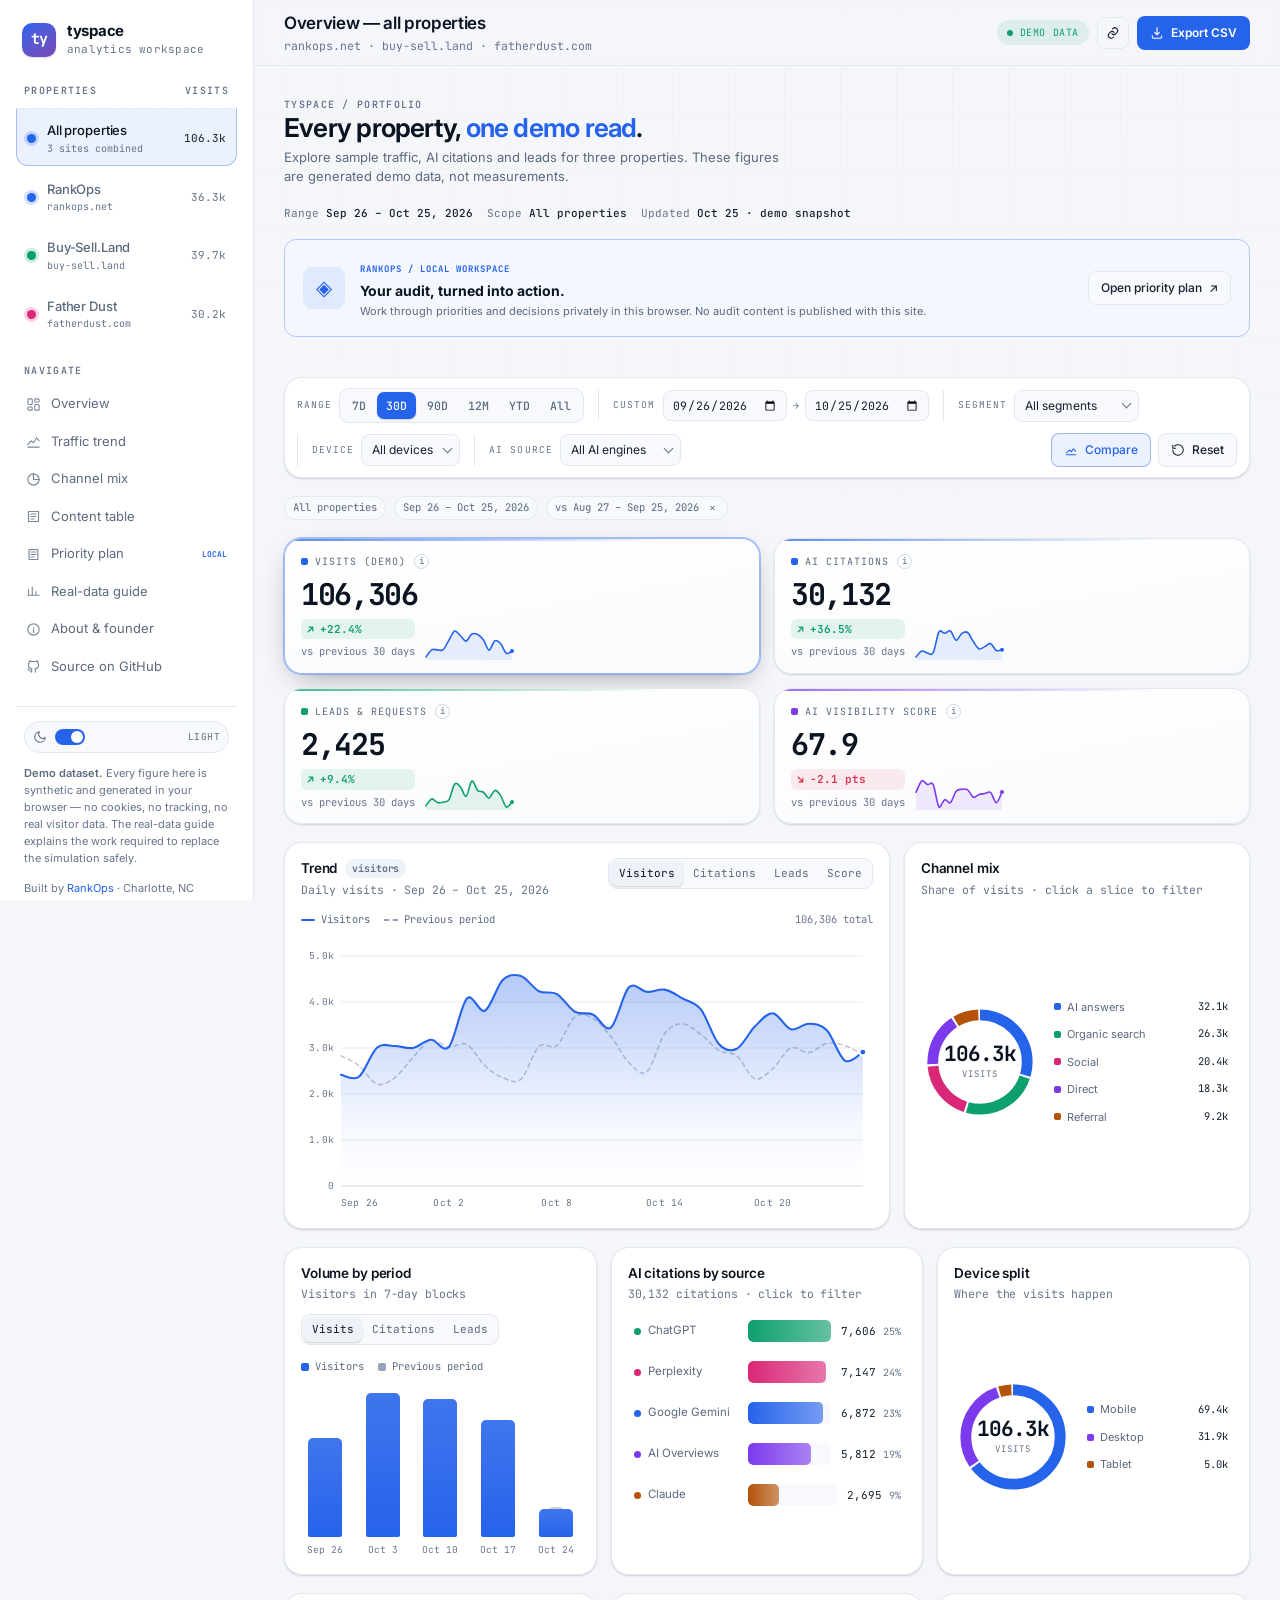
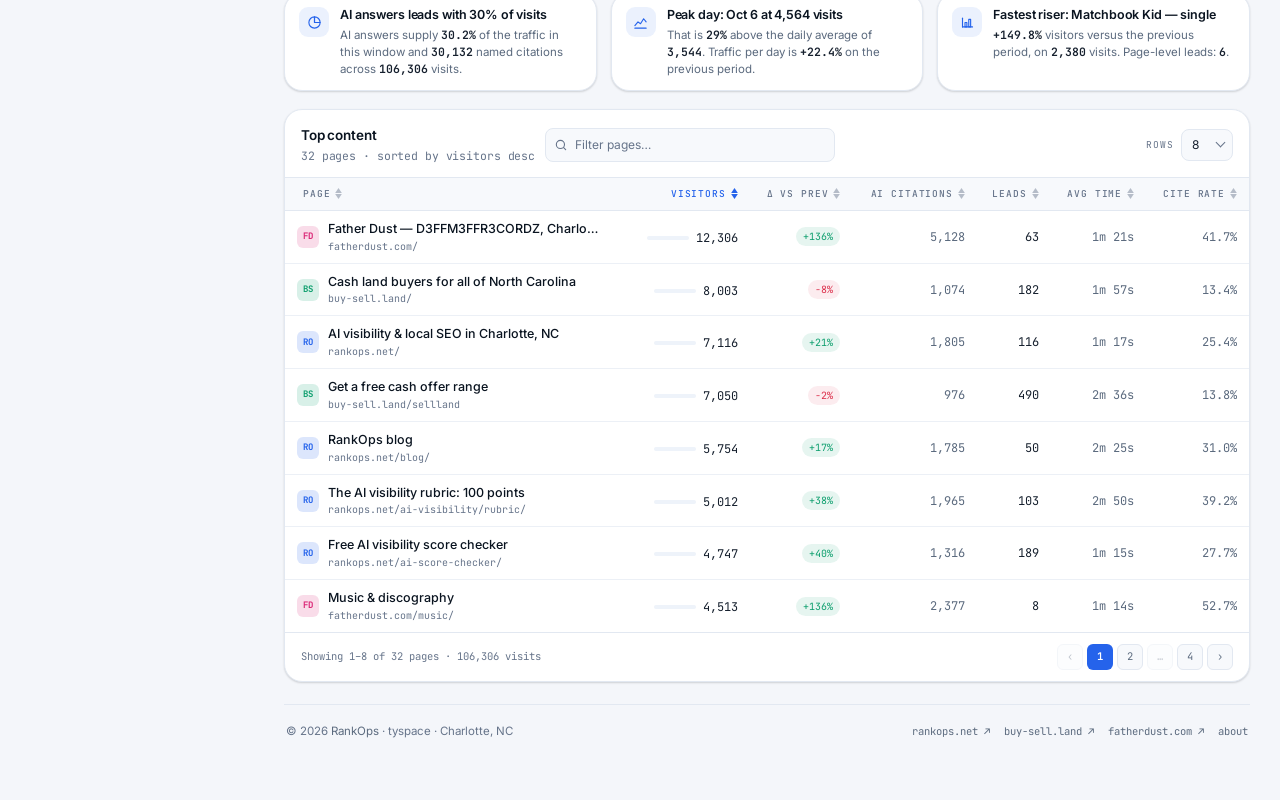
<file: index.html>
<!DOCTYPE html>
<html lang="en" data-theme="dark">
<head>
<meta charset="UTF-8">
<meta name="viewport" content="width=device-width, initial-scale=1">
<meta name="google-site-verification" content="J9sARP59u7XJIdhpo0eAMt4jyJlU6AGOxqSnpuweBYc">
<title>tyspace — analytics workspace for rankops.net, buy-sell.land &amp; fatherdust.com</title>
<meta name="description" content="tyspace is a free, public analytics workspace for three Charlotte, NC properties: rankops.net, buy-sell.land and fatherdust.com. Interactive charts, filters and a sortable content table — all computed from a synthetic demo dataset.">
<meta name="robots" content="index, follow">
<meta name="author" content="Tyler Moncrieff">
<meta name="color-scheme" content="dark light">
<link rel="canonical" href="https://buy-sell.space/">

<meta property="og:type" content="website">
<meta property="og:title" content="tyspace — analytics workspace for rankops.net, buy-sell.land &amp; fatherdust.com">
<meta property="og:description" content="A demo analytics workspace: synthetic KPI cards, interactive charts, a sortable content table and filters across three sites.">
<meta property="og:url" content="https://buy-sell.space/">
<meta property="og:site_name" content="tyspace">
<meta name="twitter:card" content="summary_large_image">
<meta name="twitter:title" content="tyspace — analytics workspace">
<meta name="twitter:description" content="Interactive demo charts and filters across rankops.net, buy-sell.land and fatherdust.com.">

<link rel="preconnect" href="https://fonts.googleapis.com">
<link rel="preconnect" href="https://fonts.gstatic.com" crossorigin>
<link href="https://fonts.googleapis.com/css2?family=Inter:wght@400;500;600;700&family=JetBrains+Mono:wght@400;500;700&display=swap" rel="stylesheet">
<link rel="stylesheet" href="assets/css/app.css">

<script type="application/ld+json">
{
  "@context": "https://schema.org",
  "@type": "WebApplication",
  "name": "tyspace",
  "url": "https://buy-sell.space/",
  "applicationCategory": "BusinessApplication",
  "operatingSystem": "Any modern browser",
  "description": "A public analytics demo for rankops.net, buy-sell.land and fatherdust.com using synthetic figures with KPI cards, interactive charts, a sortable content table and filters.",
  "isAccessibleForFree": true,
  "author": { "@type": "Person", "name": "Tyler Moncrieff", "url": "https://rankops.net/about/tyler/" },
  "publisher": { "@type": "Person", "name": "Tyler Moncrieff" }
}
</script>
<script>
  /* set the theme before first paint to avoid a flash */
  (function () {
    try {
      var saved = localStorage.getItem('tyspace-theme');
      var t = saved || (window.matchMedia && window.matchMedia('(prefers-color-scheme: light)').matches ? 'light' : 'dark');
      document.documentElement.setAttribute('data-theme', t);
    } catch (e) {}
  })();
</script>
</head>
<body>
<a class="skip-link" href="#main">Skip to dashboard</a>
<div class="scrim" id="scrim" hidden></div>

<div class="app">
  <!-- ============ SIDEBAR ============ -->
  <aside class="sidebar" id="sidebar" aria-label="Workspace navigation">
    <a class="brand" href="/" aria-label="tyspace home">
      <span class="brand-mark" aria-hidden="true">ty</span>
      <span class="brand-copy">
        <strong>tyspace</strong>
        <span>analytics workspace</span>
      </span>
    </a>

    <div>
      <div class="side-label">
        <span class="eyebrow">Properties</span>
        <span class="eyebrow" aria-hidden="true">Visits</span>
      </div>
      <ul class="prop-list" id="propList">
        <!-- populated by app.js -->
      </ul>
    </div>

    <div>
      <div class="side-label"><span class="eyebrow">Navigate</span></div>
      <ul class="side-nav">
        <li><a href="#overview"><svg viewBox="0 0 24 24" fill="none" stroke="currentColor" stroke-width="1.8" stroke-linecap="round" stroke-linejoin="round" aria-hidden="true"><rect x="3" y="3" width="7" height="9" rx="1.5"/><rect x="14" y="3" width="7" height="5" rx="1.5"/><rect x="14" y="12" width="7" height="9" rx="1.5"/><rect x="3" y="16" width="7" height="5" rx="1.5"/></svg>Overview</a></li>
        <li><a href="#trend-panel"><svg viewBox="0 0 24 24" fill="none" stroke="currentColor" stroke-width="1.8" stroke-linecap="round" stroke-linejoin="round" aria-hidden="true"><path d="M3 17l5-6 4 3 5-8 4 5"/><path d="M3 21h18"/></svg>Traffic trend</a></li>
        <li><a href="#channels-panel"><svg viewBox="0 0 24 24" fill="none" stroke="currentColor" stroke-width="1.8" stroke-linecap="round" stroke-linejoin="round" aria-hidden="true"><path d="M12 3a9 9 0 1 0 9 9h-9z"/><path d="M12 3v9h9a9 9 0 0 0-9-9z"/></svg>Channel mix</a></li>
        <li><a href="#pages-panel"><svg viewBox="0 0 24 24" fill="none" stroke="currentColor" stroke-width="1.8" stroke-linecap="round" stroke-linejoin="round" aria-hidden="true"><path d="M4 4h16v16H4z"/><path d="M8 8h8M8 12h8M8 16h5"/></svg>Content table</a></li>
        <li><a href="audit.html"><svg viewBox="0 0 24 24" fill="none" stroke="currentColor" stroke-width="1.8" stroke-linecap="round" stroke-linejoin="round" aria-hidden="true"><path d="M5 4h14v16H5z"/><path d="M8 8h8M8 12h8M8 16h5"/></svg>Priority plan <span class="side-new">LOCAL</span></a></li>
        <li><a href="real-data.html"><svg viewBox="0 0 24 24" fill="none" stroke="currentColor" stroke-width="1.8" stroke-linecap="round" stroke-linejoin="round" aria-hidden="true"><path d="M4 18V9M10 18V5M16 18v-6M21 18H3"/></svg>Real-data guide</a></li>
        <li><a href="about.html"><svg viewBox="0 0 24 24" fill="none" stroke="currentColor" stroke-width="1.8" stroke-linecap="round" stroke-linejoin="round" aria-hidden="true"><circle cx="12" cy="12" r="9"/><path d="M12 11v6M12 8h.01"/></svg>About &amp; founder</a></li>
        <li><a href="https://github.com/dosmonc/buy-sell.space" rel="noopener"><svg viewBox="0 0 24 24" fill="none" stroke="currentColor" stroke-width="1.8" stroke-linecap="round" stroke-linejoin="round" aria-hidden="true"><path d="M9 19c-4 1.5-4-2.5-6-3m12 5v-3.5c0-1 .1-1.4-.5-2 2.8-.3 5.5-1.4 5.5-6a4.6 4.6 0 0 0-1.3-3.2 4.2 4.2 0 0 0-.1-3.2s-1.1-.3-3.5 1.3a12 12 0 0 0-6.2 0C6.5 2.8 5.4 3.1 5.4 3.1a4.2 4.2 0 0 0-.1 3.2A4.6 4.6 0 0 0 4 9.5c0 4.6 2.7 5.7 5.5 6-.6.6-.6 1.2-.5 2V21"/></svg>Source on GitHub</a></li>
      </ul>
    </div>

    <div class="side-foot">
      <button class="theme-toggle" id="themeToggle" type="button" aria-label="Toggle dark mode">
        <svg class="tt-icon" viewBox="0 0 24 24" fill="none" stroke="currentColor" stroke-width="1.8" stroke-linecap="round" stroke-linejoin="round" aria-hidden="true"><path d="M21 12.8A9 9 0 1 1 11.2 3a7 7 0 0 0 9.8 9.8z"/></svg>
        <span class="tt-track" aria-hidden="true"><span class="tt-thumb"></span></span>
        <span class="tt-label" id="themeLabel">Dark</span>
      </button>
      <p><strong>Demo dataset.</strong> Every figure here is synthetic and generated in your browser — no cookies, no tracking, no real visitor data. The real-data guide explains the work required to replace the simulation safely.</p>
      <p>Built by <a href="https://rankops.net" rel="noopener">RankOps</a> · Charlotte, NC</p>
    </div>
  </aside>

  <!-- ============ MAIN ============ -->
  <div class="main">
    <header class="topbar">
      <button class="drawer-toggle" id="drawerToggle" type="button" aria-label="Open navigation" aria-expanded="false" aria-controls="sidebar">
        <svg viewBox="0 0 24 24" fill="none" stroke="currentColor" stroke-width="2" stroke-linecap="round" aria-hidden="true"><path d="M4 7h16M4 12h16M4 17h16"/></svg>
      </button>
      <div class="tb-title">
        <h1 id="pageTitle">Overview — all properties</h1>
        <p id="pageSub">rankops.net · buy-sell.land · fatherdust.com</p>
      </div>
      <div class="tb-actions">
        <span class="live-pill"><span class="live-dot" aria-hidden="true"></span>Demo data</span>
        <button class="btn ghost icon" id="shareBtn" type="button" aria-label="Copy a link to this view" title="Copy a link to this view">
          <svg viewBox="0 0 24 24" fill="none" stroke="currentColor" stroke-width="1.8" stroke-linecap="round" stroke-linejoin="round" aria-hidden="true"><path d="M10 13a5 5 0 0 0 7 0l2-2a5 5 0 0 0-7-7l-1 1"/><path d="M14 11a5 5 0 0 0-7 0l-2 2a5 5 0 0 0 7 7l1-1"/></svg>
        </button>
        <button class="btn primary" id="exportBtn" type="button">
          <svg viewBox="0 0 24 24" fill="none" stroke="currentColor" stroke-width="1.9" stroke-linecap="round" stroke-linejoin="round" aria-hidden="true"><path d="M12 3v12m0 0l-4-4m4 4l4-4"/><path d="M4 17v2a2 2 0 0 0 2 2h12a2 2 0 0 0 2-2v-2"/></svg>
          <span>Export CSV</span>
        </button>
      </div>
    </header>

    <main class="content" id="main">
      <!-- intro -->
      <section class="page-intro" id="overview" aria-labelledby="introHeading">
        <div>
          <span class="eyebrow" id="introEyebrow">tyspace / dashboard</span>
          <h2 id="introHeading">Every property, <span class="accent">one demo read</span>.</h2>
          <p id="introCopy">Explore sample traffic, AI citations and leads for three properties. These figures are generated demo data, not measurements.</p>
        </div>
        <div class="intro-meta">
          <span>Range <b id="metaRange">Last 30 days</b></span>
          <span>Scope <b id="metaScope">All properties</b></span>
          <span>Updated <b id="metaUpdated">—</b></span>
        </div>
      </section>

      <!-- The shell is public; the owner's audit is imported locally, never bundled. -->
      <section class="audit-callout" aria-label="Priority plan">
        <div class="audit-callout-mark" aria-hidden="true">◈</div>
        <div class="audit-callout-copy"><span>RANKOPS / LOCAL WORKSPACE</span><h3>Your audit, turned into action.</h3><p>Work through priorities and decisions privately in this browser. No audit content is published with this site.</p></div>
        <a class="btn audit-callout-link" href="audit.html">Open priority plan <span aria-hidden="true">↗</span></a>
      </section>

      <!-- controls -->
      <section class="controls" aria-label="Dashboard filters">
        <div class="ctrl-group">
          <span class="ctrl-label" id="rangeLabel">Range</span>
          <div class="segmented" id="rangePresets" role="group" aria-labelledby="rangeLabel">
            <button class="seg" type="button" data-range="7d" aria-pressed="false">7D</button>
            <button class="seg" type="button" data-range="30d" aria-pressed="true">30D</button>
            <button class="seg" type="button" data-range="90d" aria-pressed="false">90D</button>
            <button class="seg" type="button" data-range="12m" aria-pressed="false">12M</button>
            <button class="seg" type="button" data-range="ytd" aria-pressed="false">YTD</button>
            <button class="seg" type="button" data-range="all" aria-pressed="false">All</button>
          </div>
        </div>

        <div class="ctrl-group">
          <span class="ctrl-label" id="customLabel">Custom</span>
          <div class="date-range">
            <input class="date-input" type="date" id="dateFrom" aria-labelledby="customLabel" title="Start date">
            <span class="to" aria-hidden="true">→</span>
            <input class="date-input" type="date" id="dateTo" aria-labelledby="customLabel" title="End date">
          </div>
        </div>

        <div class="ctrl-group">
          <label class="ctrl-label" for="fSegment">Segment</label>
          <span class="select-wrap"><select id="fSegment" aria-label="Traffic segment"></select></span>
        </div>

        <div class="ctrl-group">
          <label class="ctrl-label" for="fDevice">Device</label>
          <span class="select-wrap"><select id="fDevice" aria-label="Device"></select></span>
        </div>

        <div class="ctrl-group">
          <label class="ctrl-label" for="fEngine">AI source</label>
          <span class="select-wrap"><select id="fEngine" aria-label="AI engine"></select></span>
        </div>

        <div class="ctrl-group push">
          <button class="btn" id="compareBtn" type="button" aria-pressed="true" title="Overlay the previous period of equal length">
            <svg viewBox="0 0 24 24" fill="none" stroke="currentColor" stroke-width="1.8" stroke-linecap="round" stroke-linejoin="round" aria-hidden="true"><path d="M4 17l5-5 4 3 3-5 4 4"/><path d="M4 20h16"/></svg>
            Compare
          </button>
          <button class="btn" id="resetBtn" type="button" title="Reset every filter">
            <svg viewBox="0 0 24 24" fill="none" stroke="currentColor" stroke-width="1.8" stroke-linecap="round" stroke-linejoin="round" aria-hidden="true"><path d="M3 12a9 9 0 1 0 3-6.7"/><path d="M3 4v5h5"/></svg>
            Reset
          </button>
        </div>
      </section>

      <div class="active-filters" id="activeFilters" aria-live="polite">
        <!-- chips injected -->
      </div>

      <!-- KPI cards -->
      <section aria-labelledby="kpiHeading">
        <h2 class="sr-only" id="kpiHeading">Key metrics</h2>
        <div class="kpis" id="kpis"></div>
      </section>

      <!-- trend + channels -->
      <section class="grid main-split" aria-label="Trend and channel mix">
        <article class="panel" id="trend-panel">
          <div class="panel-head">
            <div class="ph-copy">
              <h3 class="panel-title">Trend <span class="tag" id="trendTag">visitors</span></h3>
              <p class="panel-sub" id="trendSub">Daily visitors</p>
            </div>
            <div class="panel-tools">
              <div class="mini-tabs" id="metricTabs" role="group" aria-label="Choose metric">
                <button type="button" data-metric="visitors" aria-pressed="true">Visitors</button>
                <button type="button" data-metric="citations" aria-pressed="false">Citations</button>
                <button type="button" data-metric="leads" aria-pressed="false">Leads</button>
                <button type="button" data-metric="visibility" aria-pressed="false">Score</button>
              </div>
            </div>
          </div>
          <div class="panel-body tight">
            <div class="chart-legend" id="trendLegend" style="padding:6px 0 4px"></div>
            <div class="chart" id="trendChart" role="img" aria-label="Trend chart. Use the table below for the same data in text form."></div>
          </div>
        </article>

        <article class="panel" id="channels-panel">
          <div class="panel-head">
            <div class="ph-copy">
              <h3 class="panel-title">Channel mix</h3>
              <p class="panel-sub" id="channelSub">Share of visits · click a slice to filter</p>
            </div>
          </div>
          <div class="panel-body">
            <div class="donut-wrap">
              <div class="donut" id="channelDonut"></div>
              <div class="donut-legend" id="channelLegend"></div>
            </div>
          </div>
        </article>
      </section>

      <!-- trio -->
      <section class="grid trio" aria-label="Volume, AI sources and devices">
        <article class="panel">
          <div class="panel-head">
            <div class="ph-copy">
              <h3 class="panel-title">Volume by period</h3>
              <p class="panel-sub" id="barsSub">Visitors per month</p>
            </div>
            <div class="panel-tools">
              <div class="mini-tabs" id="barMetricTabs" role="group" aria-label="Bar chart metric">
                <button type="button" data-metric="visitors" aria-pressed="true">Visits</button>
                <button type="button" data-metric="citations" aria-pressed="false">Citations</button>
                <button type="button" data-metric="leads" aria-pressed="false">Leads</button>
              </div>
            </div>
          </div>
          <div class="panel-body">
            <div class="chart-legend" id="barsLegend" style="margin-bottom:4px"></div>
            <div class="bars-v" id="barsChart" role="img" aria-label="Bar chart of volume by period"></div>
          </div>
        </article>

        <article class="panel">
          <div class="panel-head">
            <div class="ph-copy">
              <h3 class="panel-title">AI citations by source</h3>
              <p class="panel-sub" id="engineSub">Times an AI engine named the site</p>
            </div>
          </div>
          <div class="panel-body">
            <div class="hbars" id="engineBars" role="img" aria-label="Citations by AI engine"></div>
          </div>
        </article>

        <article class="panel">
          <div class="panel-head">
            <div class="ph-copy">
              <h3 class="panel-title">Device split</h3>
              <p class="panel-sub">Where the visits happen</p>
            </div>
          </div>
          <div class="panel-body">
            <div class="donut-wrap">
              <div class="donut" id="deviceDonut"></div>
              <div class="donut-legend" id="deviceLegend"></div>
            </div>
          </div>
        </article>
      </section>

      <!-- insights -->
      <section class="insights" id="insights" aria-label="Highlights"></section>

      <!-- table -->
      <section id="pages-panel">
        <article class="panel">
          <div class="table-head-row">
            <div class="ph-copy">
              <h3 class="panel-title">Top content</h3>
              <p class="panel-sub" id="tableSub">Pages ranked by visitors in the selected window</p>
            </div>
            <div class="search-wrap">
              <svg viewBox="0 0 24 24" fill="none" stroke="currentColor" stroke-width="1.9" stroke-linecap="round" aria-hidden="true"><circle cx="11" cy="11" r="7"/><path d="M20 20l-3.5-3.5"/></svg>
              <input type="search" id="tableSearch" placeholder="Filter pages…" aria-label="Filter pages by title or path" autocomplete="off">
            </div>
            <div class="ctrl-group" style="margin-left:auto">
              <label class="ctrl-label" for="pageSize">Rows</label>
              <span class="select-wrap">
                <select id="pageSize" aria-label="Rows per page">
                  <option value="6">6</option>
                  <option value="8" selected>8</option>
                  <option value="12">12</option>
                  <option value="25">25</option>
                </select>
              </span>
            </div>
          </div>

          <div class="table-scroll">
            <table id="pagesTable">
              <caption class="sr-only">Top content by visitors, AI citations and leads for the current filters. Column headers are sortable.</caption>
              <thead>
                <tr>
                  <th scope="col" data-key="title" aria-sort="none"><button class="th-btn" type="button">Page
                    <span class="sort-caret" aria-hidden="true"><svg class="up" viewBox="0 0 8 6" fill="currentColor"><path d="M4 0l4 6H0z"/></svg><svg class="down" viewBox="0 0 8 6" fill="currentColor"><path d="M4 6L0 0h8z"/></svg></span>
                  </button></th>
                  <th scope="col" class="num" data-key="visitors" aria-sort="descending"><button class="th-btn" type="button">Visitors
                    <span class="sort-caret" aria-hidden="true"><svg class="up" viewBox="0 0 8 6" fill="currentColor"><path d="M4 0l4 6H0z"/></svg><svg class="down" viewBox="0 0 8 6" fill="currentColor"><path d="M4 6L0 0h8z"/></svg></span>
                  </button></th>
                  <th scope="col" class="num" data-key="delta" aria-sort="none"><button class="th-btn" type="button">Δ vs prev
                    <span class="sort-caret" aria-hidden="true"><svg class="up" viewBox="0 0 8 6" fill="currentColor"><path d="M4 0l4 6H0z"/></svg><svg class="down" viewBox="0 0 8 6" fill="currentColor"><path d="M4 6L0 0h8z"/></svg></span>
                  </button></th>
                  <th scope="col" class="num" data-key="citations" aria-sort="none"><button class="th-btn" type="button">AI citations
                    <span class="sort-caret" aria-hidden="true"><svg class="up" viewBox="0 0 8 6" fill="currentColor"><path d="M4 0l4 6H0z"/></svg><svg class="down" viewBox="0 0 8 6" fill="currentColor"><path d="M4 6L0 0h8z"/></svg></span>
                  </button></th>
                  <th scope="col" class="num" data-key="leads" aria-sort="none"><button class="th-btn" type="button">Leads
                    <span class="sort-caret" aria-hidden="true"><svg class="up" viewBox="0 0 8 6" fill="currentColor"><path d="M4 0l4 6H0z"/></svg><svg class="down" viewBox="0 0 8 6" fill="currentColor"><path d="M4 6L0 0h8z"/></svg></span>
                  </button></th>
                  <th scope="col" class="num" data-key="secs" aria-sort="none"><button class="th-btn" type="button">Avg time
                    <span class="sort-caret" aria-hidden="true"><svg class="up" viewBox="0 0 8 6" fill="currentColor"><path d="M4 0l4 6H0z"/></svg><svg class="down" viewBox="0 0 8 6" fill="currentColor"><path d="M4 6L0 0h8z"/></svg></span>
                  </button></th>
                  <th scope="col" class="num" data-key="citeRate" aria-sort="none"><button class="th-btn" type="button">Cite rate
                    <span class="sort-caret" aria-hidden="true"><svg class="up" viewBox="0 0 8 6" fill="currentColor"><path d="M4 0l4 6H0z"/></svg><svg class="down" viewBox="0 0 8 6" fill="currentColor"><path d="M4 6L0 0h8z"/></svg></span>
                  </button></th>
                </tr>
              </thead>
              <tbody id="pagesBody"></tbody>
            </table>
            <div id="tableEmpty" hidden>
              <div class="empty-state">
                <svg viewBox="0 0 24 24" fill="none" stroke="currentColor" stroke-width="1.6" stroke-linecap="round" aria-hidden="true"><circle cx="11" cy="11" r="7"/><path d="M20 20l-3.5-3.5"/></svg>
                <strong>No pages match that filter</strong>
                <p>Try a shorter search term, a wider date range, or clear the segment filter.</p>
              </div>
            </div>
          </div>

          <div class="table-foot">
            <span id="rowSummary">—</span>
            <div class="pager" id="pager"></div>
          </div>
        </article>
      </section>

      <footer class="site-foot">
        <span>© 2026 <a href="https://rankops.net" rel="noopener">RankOps</a> · tyspace · Charlotte, NC</span>
        <nav aria-label="Properties">
          <a href="https://rankops.net" rel="noopener">rankops.net ↗</a>
          <a href="https://buy-sell.land" rel="noopener">buy-sell.land ↗</a>
          <a href="https://fatherdust.com" rel="noopener">fatherdust.com ↗</a>
          <a href="about.html">about</a>
        </nav>
      </footer>
    </main>
  </div>
</div>

<div class="tooltip" id="tooltip" role="status" aria-live="off"></div>
<div class="toast" id="toast" role="status" aria-live="polite"></div>
<div class="sr-only" id="a11yStatus" aria-live="polite" role="status"></div>

<script src="assets/js/data.js"></script>
<script src="assets/js/app.js"></script>
</body>
</html>
</file>
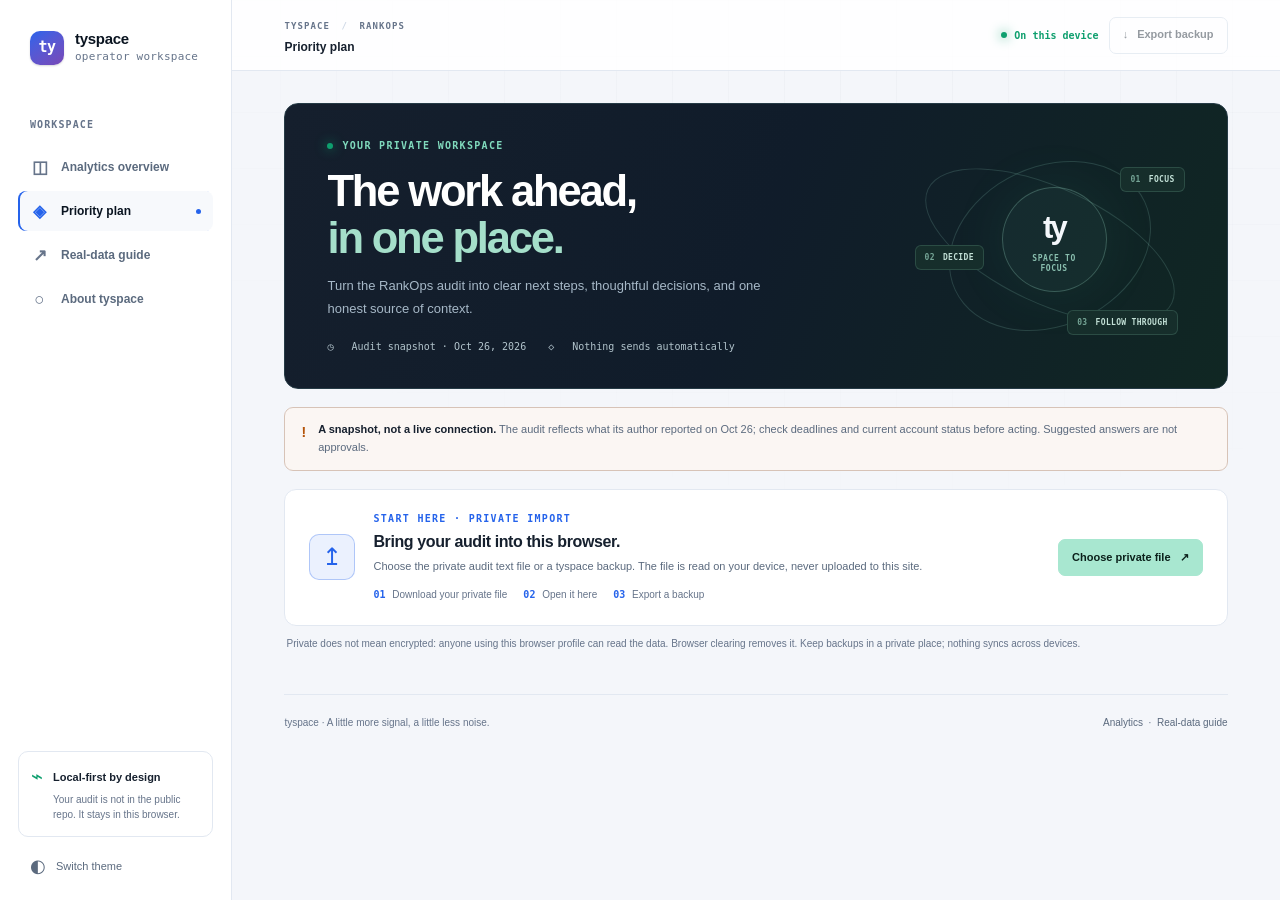
<file: audit.html>
<!doctype html>
<html lang="en" data-theme="dark">
<head>
  <meta charset="utf-8">
  <meta name="viewport" content="width=device-width, initial-scale=1">
  <meta name="robots" content="noindex, nofollow, noarchive">
  <meta name="referrer" content="no-referrer">
  <meta name="color-scheme" content="dark light">
  <meta http-equiv="Content-Security-Policy" content="default-src 'self'; script-src 'self'; style-src 'self'; img-src 'self' data:; font-src 'self'; connect-src 'none'; object-src 'none'; base-uri 'none'; form-action 'none'">
  <title>Audit workspace · tyspace</title>
  <script src="assets/js/audit-theme.js"></script>
  <link rel="stylesheet" href="assets/css/app.css">
  <link rel="stylesheet" href="assets/css/audit.css">
</head>
<body class="audit-page">
<a class="skip-link" href="#auditMain">Skip to audit workspace</a>
<div class="audit-layout">
  <aside class="audit-sidebar" aria-label="Workspace navigation">
    <a class="brand audit-brand" href="index.html" aria-label="tyspace overview">
      <span class="brand-mark" aria-hidden="true">ty</span>
      <span class="brand-copy"><strong>tyspace</strong><span>operator workspace</span></span>
    </a>
    <div class="audit-nav-group">
      <span class="audit-nav-label">WORKSPACE</span>
      <a class="audit-nav-link" href="index.html"><span class="audit-nav-icon" aria-hidden="true">◫</span> Analytics overview</a>
      <a class="audit-nav-link active" href="audit.html" aria-current="page"><span class="audit-nav-icon" aria-hidden="true">◈</span> Priority plan <span class="side-dot" aria-hidden="true"></span></a>
      <a class="audit-nav-link" href="real-data.html"><span class="audit-nav-icon" aria-hidden="true">↗</span> Real-data guide</a>
      <a class="audit-nav-link" href="about.html"><span class="audit-nav-icon" aria-hidden="true">○</span> About tyspace</a>
    </div>
    <div class="audit-side-bottom">
      <div class="privacy-card"><span class="privacy-icon" aria-hidden="true">⌁</span><div><strong>Local-first by design</strong><p>Your audit is not in the public repo. It stays in this browser.</p></div></div>
      <button class="audit-theme" id="auditTheme" type="button" aria-label="Toggle color theme"><span aria-hidden="true">◐</span> <span id="auditThemeLabel">Switch theme</span></button>
    </div>
  </aside>

  <div class="audit-main-col">
    <header class="audit-topbar">
      <div><span class="audit-top-breadcrumb">TYSPACE <span>/</span> RANKOPS</span><p>Priority plan</p></div>
      <div class="audit-top-actions"><span class="local-badge"><span></span> On this device</span><button class="audit-theme-mobile" id="auditThemeMobile" type="button" aria-label="Toggle color theme">◐</button><button class="a-button a-button-quiet" id="backupBtn" type="button" disabled>↓ <span>Export backup</span></button></div>
    </header>

    <main class="audit-main" id="auditMain">
      <div class="mobile-brand"><a href="index.html"><span class="brand-mark">ty</span> tyspace</a><a href="index.html">← Analytics</a></div>
      <section class="audit-hero">
        <div class="hero-copy"><div class="hero-kicker"><span></span> YOUR PRIVATE WORKSPACE</div><h1>The work ahead,<br><em>in one place.</em></h1><p>Turn the RankOps audit into clear next steps, thoughtful decisions, and one honest source of context.</p><div class="hero-meta"><span>◷ &nbsp; Audit snapshot · Oct 26, 2026</span><span>◇ &nbsp; Nothing sends automatically</span></div></div>
        <div class="hero-art" aria-hidden="true"><div class="hero-orbit orbit-one"></div><div class="hero-orbit orbit-two"></div><div class="hero-center"><span>ty</span><small>SPACE TO<br>FOCUS</small></div><div class="orbit-chip chip-a">01 <b>FOCUS</b></div><div class="orbit-chip chip-b">02 <b>DECIDE</b></div><div class="orbit-chip chip-c">03 <b>FOLLOW THROUGH</b></div></div>
      </section>

      <div class="notice" role="note"><span class="notice-icon" aria-hidden="true">!</span><p><strong>A snapshot, not a live connection.</strong> The audit reflects what its author reported on Oct 26; check deadlines and current account status before acting. Suggested answers are not approvals.</p></div>

      <section class="import-card" id="importCard" aria-labelledby="importTitle">
        <div class="import-icon" aria-hidden="true">↥</div>
        <div class="import-copy"><div class="section-kicker">START HERE · PRIVATE IMPORT</div><h2 id="importTitle">Bring your audit into this browser.</h2><p>Choose the private audit text file or a tyspace backup. The file is read on your device, never uploaded to this site.</p><div class="import-steps"><span><b>01</b> Download your private file</span><span><b>02</b> Open it here</span><span><b>03</b> Export a backup</span></div></div>
        <label class="a-button a-button-primary file-label" for="auditFile">Choose private file <span aria-hidden="true">↗</span><input class="sr-only" id="auditFile" type="file" accept=".txt,.json,text/plain,application/json"></label>
      </section>
      <div class="privacy-note">Private does not mean encrypted: anyone using this browser profile can read the data. Browser clearing removes it. Keep backups in a private place; nothing syncs across devices.</div>
      <div class="audit-message" id="auditMessage" role="status" aria-live="polite"></div>

      <div id="workspace" hidden>
        <section class="summary-grid" aria-label="Audit progress">
          <article class="summary-card"><span class="summary-label">P0 · FIRST UP <span>↗</span></span><strong id="summaryP0">—</strong><p>priority actions still open</p><div class="summary-rule"><i id="p0Progress"></i></div></article>
          <article class="summary-card"><span class="summary-label">YOUR DECISIONS <span>◈</span></span><strong id="summaryQuestions">—</strong><p>questions answered</p><div class="summary-rule blue"><i id="questionProgress"></i></div></article>
          <article class="summary-card"><span class="summary-label">ACTION PLAN <span>✓</span></span><strong id="summaryTasks">—</strong><p>priority tasks marked done</p><div class="summary-rule green"><i id="taskProgress"></i></div></article>
          <article class="summary-card focus-card"><span class="summary-label">CURRENT FOCUS <span>◎</span></span><strong id="summaryFocus">None yet</strong><p id="summaryFocusSub">Choose one task to start</p></article>
        </section>

        <div class="workspace-head"><div><span class="section-kicker">THE OPERATING PLAN</span><h2>Your next move.</h2><p>Start with P0. Keep one task in progress; everything else can wait.</p></div><div class="workspace-controls"><label class="a-button a-button-quiet file-label" for="replaceFile">Replace file<input class="sr-only" id="replaceFile" type="file" accept=".txt,.json,text/plain,application/json"></label><button class="a-button a-button-quiet danger-link" id="clearBtn" type="button">Clear device data</button></div></div>

        <nav class="audit-tabs" aria-label="Audit sections">
          <button type="button" class="audit-tab active" data-view="priorities" aria-current="page">Priorities <span id="tabTaskCount"></span></button>
          <button type="button" class="audit-tab" data-view="decisions">Decisions <span id="tabQuestionCount"></span></button>
          <button type="button" class="audit-tab" data-view="other">More actions</button>
          <button type="button" class="audit-tab" data-view="source">Full audit</button>
          <a class="audit-tab" href="real-data.html">Real-data guide ↗</a>
        </nav>

        <section class="workspace-view" id="view-priorities" aria-labelledby="priorityViewTitle">
          <div class="view-title"><div><h3 id="priorityViewTitle">The priority list</h3><p>All original tasks, in the audit’s order. Status changes are local only.</p></div><span class="view-meta">P0 → P3 + PARKED</span></div>
          <div class="filter-row"><label class="search-field"><span aria-hidden="true">⌕</span><input id="taskSearch" type="search" placeholder="Search tasks or evidence" aria-label="Search priority tasks"></label><label><span class="sr-only">Filter priority</span><select id="priorityFilter"><option value="all">All priorities</option><option value="P0">P0 · Today</option><option value="P1">P1 · This week</option><option value="P2">P2 · Next two weeks</option><option value="P3">P3 · Cleanup</option><option value="Parked">Parked</option></select></label><label><span class="sr-only">Filter task status</span><select id="statusFilter"><option value="all">All statuses</option><option>Not started</option><option>In progress</option><option>Blocked</option><option>Done</option><option>Parked</option></select></label></div>
          <div id="taskList"></div>
        </section>

        <section class="workspace-view" id="view-decisions" hidden aria-labelledby="decisionViewTitle">
          <div class="view-title"><div><h3 id="decisionViewTitle">Questions for you</h3><p>Record your answers here. Suggestions are the audit author’s defaults, not decisions or facts.</p></div><span class="view-meta">PERSONAL DECISIONS</span></div>
          <div class="filter-row"><label class="search-field"><span aria-hidden="true">⌕</span><input id="questionSearch" type="search" placeholder="Search questions" aria-label="Search questions"></label><label><span class="sr-only">Filter question status</span><select id="questionFilter"><option value="all">All questions</option><option value="unanswered">Unanswered</option><option value="answered">Answered</option></select></label></div>
          <div class="decision-note">Your answers are notes on this device only. They do not change the original document, approve a proposal, pause a trigger, send an email, or update an account.</div>
          <div id="questionList"></div>
        </section>

        <section class="workspace-view" id="view-other" hidden aria-labelledby="otherViewTitle">
          <div class="view-title"><div><h3 id="otherViewTitle">More actions & findings</h3><p>Site findings, evidence captures, deadlines, admin, noise and proposed automations from the audit.</p></div><span class="view-meta">SOURCE-ORDERED</span></div>
          <div class="filter-row"><label class="search-field"><span aria-hidden="true">⌕</span><input id="otherSearch" type="search" placeholder="Search findings and actions" aria-label="Search other audit actions"></label><label><span class="sr-only">Filter action category</span><select id="otherFilter"><option value="all">All categories</option></select></label></div>
          <div class="decision-note">These can overlap the priority list. Updating one local status does not change related items or the source document.</div>
          <div id="otherList"></div>
        </section>

        <section class="workspace-view" id="view-source" hidden aria-labelledby="sourceViewTitle">
          <div class="view-title"><div><h3 id="sourceViewTitle">The complete audit</h3><p>Read the entire imported document, including source limitations and the unsent draft. Search filters sections.</p></div><span class="view-meta">ORIGINAL TEXT</span></div>
          <div class="filter-row"><label class="search-field"><span aria-hidden="true">⌕</span><input id="sourceSearch" type="search" placeholder="Search the full audit" aria-label="Search the full audit"></label><button class="a-button a-button-quiet" id="downloadSource" type="button">↓ Download original text</button></div>
          <div id="sourceList"></div>
        </section>
      </div>
      <footer class="audit-footer"><span>tyspace · A little more signal, a little less noise.</span><span><a href="index.html">Analytics</a> &nbsp;·&nbsp; <a href="real-data.html">Real-data guide</a></span></footer>
    </main>
  </div>
</div>
<script src="assets/js/audit.js"></script>
</body>
</html>
</file>
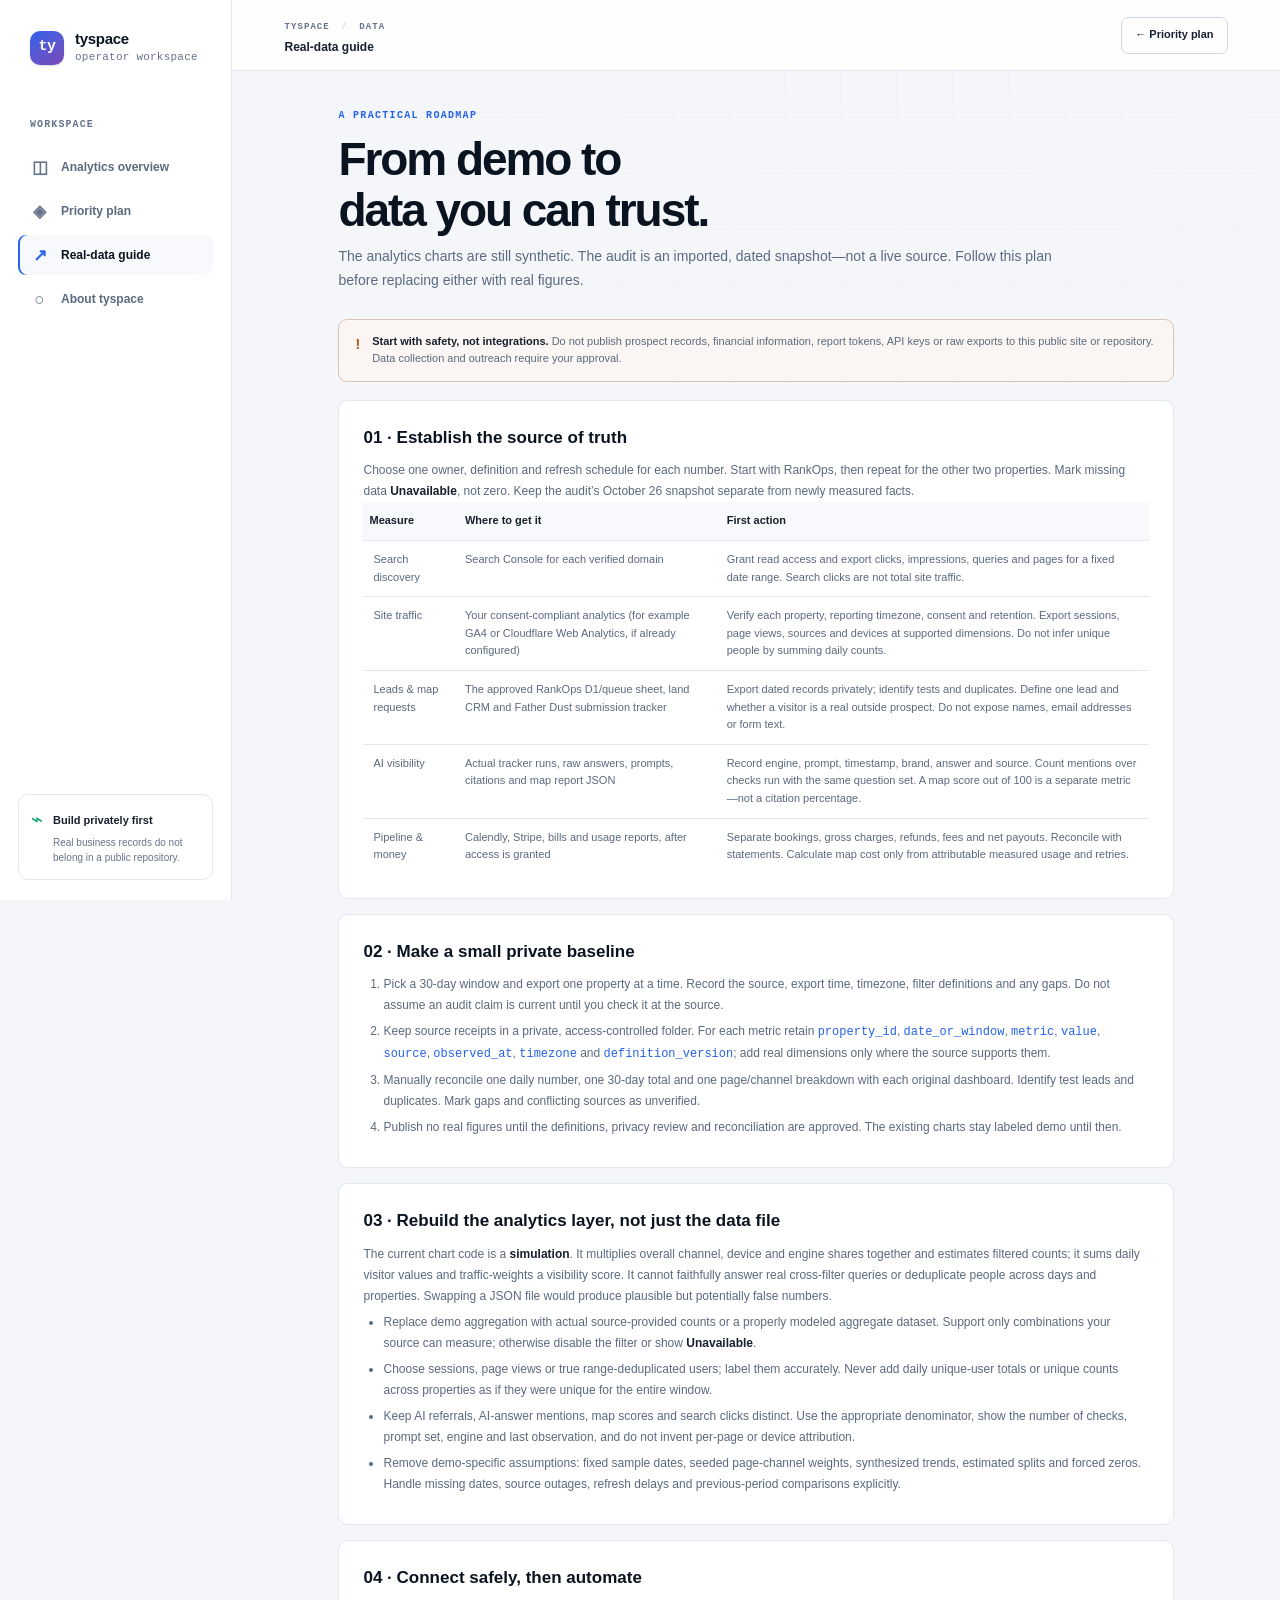
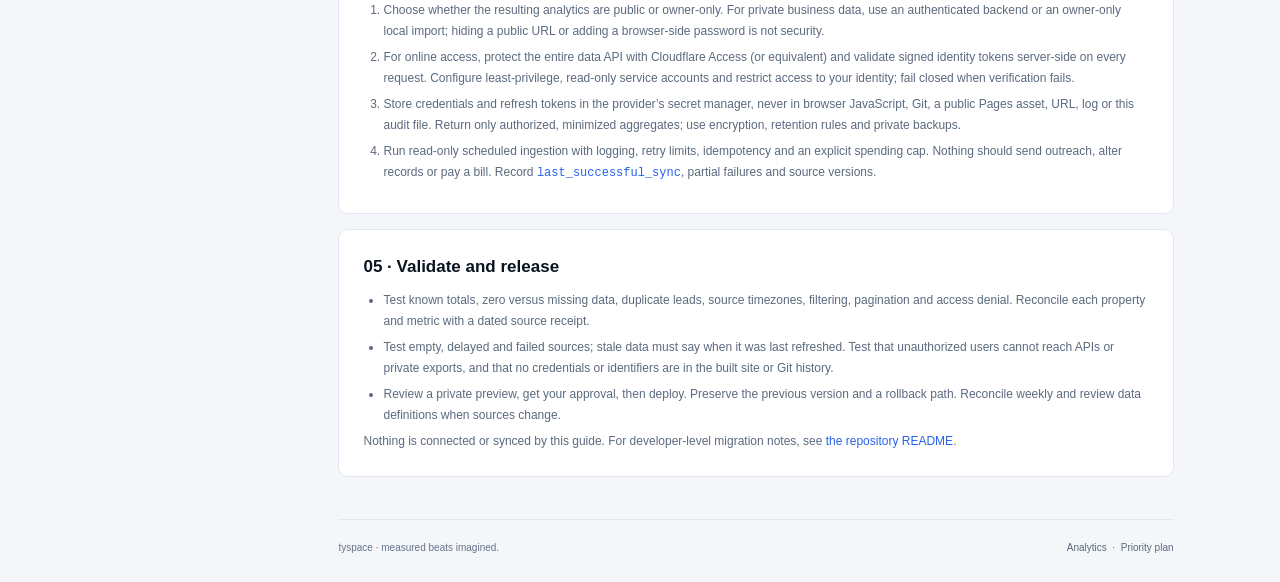
<file: real-data.html>
<!doctype html>
<html lang="en" data-theme="dark">
<head>
<meta charset="utf-8"><meta name="viewport" content="width=device-width, initial-scale=1"><meta name="color-scheme" content="dark light">
<title>Real-data guide · tyspace</title>
<meta name="description" content="A practical, privacy-first plan for replacing tyspace demo figures with measured data.">
<script src="assets/js/audit-theme.js"></script><link rel="stylesheet" href="assets/css/app.css"><link rel="stylesheet" href="assets/css/audit.css">
</head>
<body class="audit-page">
<div class="audit-layout">
<aside class="audit-sidebar" aria-label="Workspace navigation">
  <a class="brand audit-brand" href="index.html"><span class="brand-mark" aria-hidden="true">ty</span><span class="brand-copy"><strong>tyspace</strong><span>operator workspace</span></span></a>
  <div class="audit-nav-group"><span class="audit-nav-label">WORKSPACE</span><a class="audit-nav-link" href="index.html"><span class="audit-nav-icon">◫</span> Analytics overview</a><a class="audit-nav-link" href="audit.html"><span class="audit-nav-icon">◈</span> Priority plan</a><a class="audit-nav-link active" href="real-data.html" aria-current="page"><span class="audit-nav-icon">↗</span> Real-data guide</a><a class="audit-nav-link" href="about.html"><span class="audit-nav-icon">○</span> About tyspace</a></div>
  <div class="audit-side-bottom"><div class="privacy-card"><span class="privacy-icon">⌁</span><div><strong>Build privately first</strong><p>Real business records do not belong in a public repository.</p></div></div></div>
</aside>
<div class="audit-main-col"><header class="audit-topbar"><div><span class="audit-top-breadcrumb">TYSPACE <span>/</span> DATA</span><p>Real-data guide</p></div><a class="a-button a-button-quiet" href="audit.html">← Priority plan</a></header>
<main class="audit-main guide-wrap">
<div class="mobile-brand"><a href="index.html"><span class="brand-mark">ty</span> tyspace</a><a href="audit.html">← Priority plan</a></div>
<header class="guide-intro"><span class="section-kicker">A PRACTICAL ROADMAP</span><h1>From demo to<br>data you can trust.</h1><p>The analytics charts are still synthetic. The audit is an imported, dated snapshot—not a live source. Follow this plan before replacing either with real figures.</p></header>
<div class="notice"><span class="notice-icon">!</span><p><strong>Start with safety, not integrations.</strong> Do not publish prospect records, financial information, report tokens, API keys or raw exports to this public site or repository. Data collection and outreach require your approval.</p></div>
<section class="guide-section"><h2>01 · Establish the source of truth</h2><p>Choose one owner, definition and refresh schedule for each number. Start with RankOps, then repeat for the other two properties. Mark missing data <strong>Unavailable</strong>, not zero. Keep the audit’s October 26 snapshot separate from newly measured facts.</p><div class="guide-table"><table><thead><tr><th>Measure</th><th>Where to get it</th><th>First action</th></tr></thead><tbody>
<tr><td>Search discovery</td><td>Search Console for each verified domain</td><td>Grant read access and export clicks, impressions, queries and pages for a fixed date range. Search clicks are not total site traffic.</td></tr>
<tr><td>Site traffic</td><td>Your consent-compliant analytics (for example GA4 or Cloudflare Web Analytics, if already configured)</td><td>Verify each property, reporting timezone, consent and retention. Export sessions, page views, sources and devices at supported dimensions. Do not infer unique people by summing daily counts.</td></tr>
<tr><td>Leads &amp; map requests</td><td>The approved RankOps D1/queue sheet, land CRM and Father Dust submission tracker</td><td>Export dated records privately; identify tests and duplicates. Define one lead and whether a visitor is a real outside prospect. Do not expose names, email addresses or form text.</td></tr>
<tr><td>AI visibility</td><td>Actual tracker runs, raw answers, prompts, citations and map report JSON</td><td>Record engine, prompt, timestamp, brand, answer and source. Count mentions over checks run with the same question set. A map score out of 100 is a separate metric—not a citation percentage.</td></tr>
<tr><td>Pipeline &amp; money</td><td>Calendly, Stripe, bills and usage reports, after access is granted</td><td>Separate bookings, gross charges, refunds, fees and net payouts. Reconcile with statements. Calculate map cost only from attributable measured usage and retries.</td></tr>
</tbody></table></div></section>
<section class="guide-section"><h2>02 · Make a small private baseline</h2><ol>
<li>Pick a 30-day window and export one property at a time. Record the source, export time, timezone, filter definitions and any gaps. Do not assume an audit claim is current until you check it at the source.</li>
<li>Keep source receipts in a private, access-controlled folder. For each metric retain <code>property_id</code>, <code>date_or_window</code>, <code>metric</code>, <code>value</code>, <code>source</code>, <code>observed_at</code>, <code>timezone</code> and <code>definition_version</code>; add real dimensions only where the source supports them.</li>
<li>Manually reconcile one daily number, one 30-day total and one page/channel breakdown with each original dashboard. Identify test leads and duplicates. Mark gaps and conflicting sources as unverified.</li>
<li>Publish no real figures until the definitions, privacy review and reconciliation are approved. The existing charts stay labeled demo until then.</li></ol></section>
<section class="guide-section"><h2>03 · Rebuild the analytics layer, not just the data file</h2><p>The current chart code is a <strong>simulation</strong>. It multiplies overall channel, device and engine shares together and estimates filtered counts; it sums daily visitor values and traffic-weights a visibility score. It cannot faithfully answer real cross-filter queries or deduplicate people across days and properties. Swapping a JSON file would produce plausible but potentially false numbers.</p><ul>
<li>Replace demo aggregation with actual source-provided counts or a properly modeled aggregate dataset. Support only combinations your source can measure; otherwise disable the filter or show <strong>Unavailable</strong>.</li>
<li>Choose sessions, page views or true range-deduplicated users; label them accurately. Never add daily unique-user totals or unique counts across properties as if they were unique for the entire window.</li>
<li>Keep AI referrals, AI-answer mentions, map scores and search clicks distinct. Use the appropriate denominator, show the number of checks, prompt set, engine and last observation, and do not invent per-page or device attribution.</li>
<li>Remove demo-specific assumptions: fixed sample dates, seeded page-channel weights, synthesized trends, estimated splits and forced zeros. Handle missing dates, source outages, refresh delays and previous-period comparisons explicitly.</li></ul></section>
<section class="guide-section"><h2>04 · Connect safely, then automate</h2><ol>
<li>Choose whether the resulting analytics are public or owner-only. For private business data, use an authenticated backend or an owner-only local import; hiding a public URL or adding a browser-side password is not security.</li>
<li>For online access, protect the entire data API with Cloudflare Access (or equivalent) and validate signed identity tokens server-side on every request. Configure least-privilege, read-only service accounts and restrict access to your identity; fail closed when verification fails.</li>
<li>Store credentials and refresh tokens in the provider’s secret manager, never in browser JavaScript, Git, a public Pages asset, URL, log or this audit file. Return only authorized, minimized aggregates; use encryption, retention rules and private backups.</li>
<li>Run read-only scheduled ingestion with logging, retry limits, idempotency and an explicit spending cap. Nothing should send outreach, alter records or pay a bill. Record <code>last_successful_sync</code>, partial failures and source versions.</li></ol></section>
<section class="guide-section"><h2>05 · Validate and release</h2><ul>
<li>Test known totals, zero versus missing data, duplicate leads, source timezones, filtering, pagination and access denial. Reconcile each property and metric with a dated source receipt.</li>
<li>Test empty, delayed and failed sources; stale data must say when it was last refreshed. Test that unauthorized users cannot reach APIs or private exports, and that no credentials or identifiers are in the built site or Git history.</li>
<li>Review a private preview, get your approval, then deploy. Preserve the previous version and a rollback path. Reconcile weekly and review data definitions when sources change.</li></ul><p>Nothing is connected or synced by this guide. For developer-level migration notes, see <a href="https://github.com/dosmonc/buy-sell.space/blob/main/README.md">the repository README</a>.</p></section>
<footer class="audit-footer"><span>tyspace · measured beats imagined.</span><span><a href="index.html">Analytics</a> &nbsp;·&nbsp; <a href="audit.html">Priority plan</a></span></footer>
</main></div></div></body></html>
</file>
<file: assets/css/app.css>
/* tyspace — analytics workspace
   Single stylesheet: design tokens, shell, components, responsive.
   Themes are token overrides on <html data-theme>. */

/* ============================================================
   1. TOKENS
   ============================================================ */
:root {
  --font-ui: 'Inter', -apple-system, BlinkMacSystemFont, 'Segoe UI', Roboto, Helvetica, Arial, sans-serif;
  --font-mono: 'JetBrains Mono', ui-monospace, SFMono-Regular, Menlo, Consolas, monospace;

  --radius-lg: 18px;
  --radius-md: 12px;
  --radius-sm: 8px;
  --sidebar-w: 254px;
  --topbar-h: 66px;
  --ease: cubic-bezier(.22, .61, .36, 1);
  --dur: .22s;

  --shadow-sm: 0 1px 2px rgba(6, 10, 18, .16);
  --shadow-md: 0 10px 30px -12px rgba(6, 10, 18, .45);
  --shadow-pop: 0 18px 50px -16px rgba(6, 10, 18, .55);
}

/* dark (default) */
html[data-theme='dark'] {
  color-scheme: dark;
  --bg: #080b10;
  --bg-grid: rgba(255, 255, 255, .022);
  --surface: #0d1219;
  --panel: #11171f;
  --panel-2: #161e28;
  --panel-hover: #1a232f;
  --border: #212b38;
  --border-strong: #2d3a4b;
  --text: #e9eef6;
  --text-strong: #ffffff;
  --muted: #93a1b5;
  --faint: #76869a;
  --accent: #6d9bff;
  --accent-ink: #06101f;
  --accent-soft: rgba(109, 155, 255, .13);
  --pos: #3ddc97;
  --pos-soft: rgba(61, 220, 151, .13);
  --neg: #ff7285;
  --neg-soft: rgba(255, 114, 133, .13);
  --s-ai: #6d9bff;
  --s-organic: #3ddc97;
  --s-social: #f472b6;
  --s-direct: #a78bfa;
  --s-referral: #fbbf24;
  --s-neutral: #64748b;
  --grid-line: rgba(255, 255, 255, .07);
  --tooltip-bg: #1b2431;
  --tooltip-border: #33414f;
}

/* light */
html[data-theme='light'] {
  color-scheme: light;
  --bg: #f4f6fa;
  --bg-grid: rgba(15, 30, 60, .03);
  --surface: #ffffff;
  --panel: #ffffff;
  --panel-2: #f7f9fc;
  --panel-hover: #eef3fa;
  --border: #e2e8f1;
  --border-strong: #cdd7e5;
  --text: #16202e;
  --text-strong: #0a1420;
  --muted: #5b6a7e;
  --faint: #66748a;
  --accent: #2563eb;
  --accent-ink: #ffffff;
  --accent-soft: rgba(37, 99, 235, .09);
  --pos: #0e9f6e;
  --pos-soft: rgba(14, 159, 110, .1);
  --neg: #dc2f4b;
  --neg-soft: rgba(220, 47, 75, .09);
  --s-ai: #2563eb;
  --s-organic: #0e9f6e;
  --s-social: #db2777;
  --s-direct: #7c3aed;
  --s-referral: #b45309;
  --s-neutral: #94a3b8;
  --grid-line: rgba(15, 30, 60, .09);
  --tooltip-bg: #0f172a;
  --tooltip-border: #1e293b;
}

/* ============================================================
   2. RESET / BASE
   ============================================================ */
*, *::before, *::after { box-sizing: border-box; }
* { margin: 0; padding: 0; }

html { -webkit-text-size-adjust: 100%; }

body {
  font-family: var(--font-ui);
  background: var(--bg);
  color: var(--text);
  font-size: 14px;
  line-height: 1.5;
  -webkit-font-smoothing: antialiased;
  -moz-osx-font-smoothing: grayscale;
  min-height: 100vh;
  overflow-x: hidden;
  transition: background-color .3s var(--ease), color .3s var(--ease);
}

body::before {
  content: '';
  position: fixed;
  inset: 0;
  z-index: 0;
  pointer-events: none;
  background-image:
    linear-gradient(var(--bg-grid) 1px, transparent 1px),
    linear-gradient(90deg, var(--bg-grid) 1px, transparent 1px);
  background-size: 56px 56px;
  mask-image: radial-gradient(1200px 800px at 70% -10%, #000 0%, transparent 78%);
  -webkit-mask-image: radial-gradient(1200px 800px at 70% -10%, #000 0%, transparent 78%);
}

a { color: var(--accent); text-decoration: none; }
a:hover { text-decoration: underline; }

button, input, select { font: inherit; color: inherit; }
button { cursor: pointer; background: none; border: 0; }
svg { display: block; }

:focus-visible {
  outline: 2px solid var(--accent);
  outline-offset: 2px;
  border-radius: 4px;
}

::selection { background: var(--accent-soft); color: var(--text-strong); }

.skip-link {
  position: fixed;
  top: 8px;
  left: 8px;
  z-index: 200;
  padding: 10px 16px;
  border-radius: var(--radius-sm);
  background: var(--accent);
  color: var(--accent-ink);
  font-weight: 600;
  transform: translateY(-160%);
  transition: transform .18s var(--ease);
}
.skip-link:focus { transform: translateY(0); text-decoration: none; }

.sr-only {
  position: absolute; width: 1px; height: 1px;
  padding: 0; margin: -1px; overflow: hidden;
  clip: rect(0 0 0 0); white-space: nowrap; border: 0;
}

.mono { font-family: var(--font-mono); font-variant-numeric: tabular-nums; }
.eyebrow {
  font-family: var(--font-mono);
  font-size: 10px;
  font-weight: 600;
  letter-spacing: .13em;
  text-transform: uppercase;
  color: var(--faint);
}

/* ============================================================
   3. APP SHELL
   ============================================================ */
.app {
  position: relative;
  z-index: 1;
  display: grid;
  grid-template-columns: var(--sidebar-w) minmax(0, 1fr);
  min-height: 100vh;
}

/* ---------- sidebar ---------- */
.sidebar {
  position: sticky;
  top: 0;
  height: 100vh;
  display: flex;
  flex-direction: column;
  gap: 22px;
  padding: 20px 16px;
  border-right: 1px solid var(--border);
  background: var(--surface);
  overflow-y: auto;
  scrollbar-width: thin;
  z-index: 40;
}

.brand {
  display: flex;
  align-items: center;
  gap: 11px;
  padding: 2px 6px 4px;
}
.brand-mark {
  width: 34px; height: 34px;
  flex: 0 0 34px;
  border-radius: 10px;
  display: grid;
  place-items: center;
  background: linear-gradient(145deg, var(--accent), color-mix(in srgb, var(--accent) 55%, var(--s-social)));
  color: #fff;
  font-family: var(--font-mono);
  font-size: 15px;
  font-weight: 700;
  letter-spacing: -.04em;
  box-shadow: var(--shadow-sm);
}
.brand-copy strong {
  display: block;
  font-size: 15px;
  letter-spacing: -.02em;
  color: var(--text-strong);
  line-height: 1.25;
}
.brand-copy span {
  display: block;
  font-size: 11px;
  color: var(--faint);
  font-family: var(--font-mono);
  letter-spacing: .02em;
}

.side-label {
  display: flex;
  align-items: center;
  justify-content: space-between;
  gap: 8px;
  padding: 0 8px;
  margin-bottom: 8px;
}

.prop-list { display: grid; gap: 4px; list-style: none; }

.prop-item {
  width: 100%;
  display: grid;
  grid-template-columns: 10px minmax(0, 1fr) auto;
  align-items: center;
  gap: 10px;
  padding: 9px 10px;
  border-radius: var(--radius-md);
  border: 1px solid transparent;
  color: var(--muted);
  text-align: left;
  transition: background-color var(--dur) var(--ease), color var(--dur) var(--ease), border-color var(--dur) var(--ease);
}
.prop-item:hover { background: var(--panel-hover); color: var(--text); }
.prop-item[aria-current='true'] {
  background: var(--accent-soft);
  border-color: color-mix(in srgb, var(--accent) 34%, transparent);
  color: var(--text-strong);
}
.prop-dot {
  width: 9px; height: 9px;
  border-radius: 50%;
  background: var(--tok, var(--accent));
  box-shadow: 0 0 0 3px color-mix(in srgb, var(--tok, var(--accent)) 20%, transparent);
}
.prop-name {
  min-width: 0;
  font-size: 13px;
  font-weight: 500;
  letter-spacing: -.01em;
  color: inherit;
}
.prop-name small {
  display: block;
  font-family: var(--font-mono);
  font-size: 10px;
  font-weight: 400;
  color: var(--faint);
  letter-spacing: 0;
  overflow: hidden;
  text-overflow: ellipsis;
  white-space: nowrap;
}
.prop-val {
  font-family: var(--font-mono);
  font-size: 11px;
  font-variant-numeric: tabular-nums;
  color: var(--faint);
}
.prop-item[aria-current='true'] .prop-val { color: var(--text); }

.prop-item.all {
  margin-top: 2px;
  border-top: 1px dashed var(--border);
  padding-top: 12px;
  border-radius: 0 0 var(--radius-md) var(--radius-md);
}

.side-nav { display: grid; gap: 2px; list-style: none; }
.side-nav a {
  display: flex;
  align-items: center;
  gap: 10px;
  padding: 8px 10px;
  border-radius: var(--radius-sm);
  font-size: 13px;
  color: var(--muted);
  transition: background-color var(--dur) var(--ease), color var(--dur) var(--ease);
}
.side-nav a:hover, .side-nav a:focus-visible { background: var(--panel-hover); color: var(--text-strong); text-decoration: none; }
.side-nav svg { width: 15px; height: 15px; flex: 0 0 15px; opacity: .8; }

.side-foot {
  margin-top: auto;
  display: grid;
  gap: 12px;
  padding: 14px 8px 0;
  border-top: 1px solid var(--border);
  font-size: 11px;
  color: var(--faint);
  line-height: 1.55;
}
.side-foot strong { color: var(--muted); font-weight: 600; }

/* theme toggle */
.theme-toggle {
  display: inline-flex;
  align-items: center;
  gap: 8px;
  padding: 7px 8px;
  border-radius: 999px;
  border: 1px solid var(--border);
  background: var(--panel-2);
  color: var(--muted);
  font-size: 11px;
  font-family: var(--font-mono);
  width: 100%;
  transition: border-color var(--dur) var(--ease), color var(--dur) var(--ease);
}
.theme-toggle:hover { border-color: var(--border-strong); color: var(--text); }
.theme-toggle .tt-track {
  position: relative;
  width: 30px; height: 16px;
  border-radius: 999px;
  background: var(--border-strong);
  flex: 0 0 30px;
  transition: background-color var(--dur) var(--ease);
}
.theme-toggle .tt-thumb {
  position: absolute;
  top: 2px; left: 2px;
  width: 12px; height: 12px;
  border-radius: 50%;
  background: var(--text-strong);
  transition: transform .26s var(--ease);
}
html[data-theme='light'] .theme-toggle .tt-track { background: var(--accent); }
html[data-theme='light'] .theme-toggle .tt-thumb { transform: translateX(14px); background: #fff; }
.theme-toggle .tt-label { margin-left: auto; letter-spacing: .04em; text-transform: uppercase; font-size: 9.5px; }
.theme-toggle svg { width: 14px; height: 14px; }

/* ---------- main ---------- */
.main {
  min-width: 0;
  display: flex;
  flex-direction: column;
}

.topbar {
  position: sticky;
  top: 0;
  z-index: 30;
  display: flex;
  align-items: center;
  gap: 14px;
  min-height: var(--topbar-h);
  padding: 10px clamp(16px, 2.4vw, 30px);
  background: color-mix(in srgb, var(--bg) 82%, transparent);
  backdrop-filter: blur(14px) saturate(140%);
  -webkit-backdrop-filter: blur(14px) saturate(140%);
  border-bottom: 1px solid var(--border);
}
.tb-title { min-width: 0; }
.tb-title h1 {
  font-size: clamp(15px, 1.5vw, 17px);
  font-weight: 600;
  letter-spacing: -.02em;
  color: var(--text-strong);
  white-space: nowrap;
  overflow: hidden;
  text-overflow: ellipsis;
}
.tb-title p {
  font-size: 11.5px;
  color: var(--faint);
  font-family: var(--font-mono);
  white-space: nowrap;
  overflow: hidden;
  text-overflow: ellipsis;
}
.tb-actions { margin-left: auto; display: flex; align-items: center; gap: 8px; }

.live-pill {
  display: inline-flex;
  align-items: center;
  gap: 7px;
  padding: 5px 10px;
  border-radius: 999px;
  background: var(--pos-soft);
  color: var(--pos);
  font-family: var(--font-mono);
  font-size: 10px;
  letter-spacing: .06em;
  text-transform: uppercase;
  white-space: nowrap;
}
.live-dot {
  width: 6px; height: 6px;
  border-radius: 50%;
  background: currentColor;
  animation: pulse 2.4s var(--ease) infinite;
}
@keyframes pulse {
  0%, 100% { opacity: 1; transform: scale(1); }
  50% { opacity: .35; transform: scale(.75); }
}

.drawer-toggle {
  display: none;
  width: 36px; height: 36px;
  border-radius: 10px;
  border: 1px solid var(--border);
  background: var(--panel);
  place-items: center;
  color: var(--text);
  flex: 0 0 36px;
}
.drawer-toggle svg { width: 17px; height: 17px; }

.scrim {
  display: none;
  position: fixed;
  inset: 0;
  z-index: 35;
  background: rgba(4, 8, 14, .55);
  backdrop-filter: blur(2px);
  opacity: 0;
  transition: opacity .22s var(--ease);
}

.content {
  padding: clamp(16px, 2.2vw, 26px) clamp(16px, 2.4vw, 30px) 60px;
  display: grid;
  gap: 18px;
  max-width: 1680px;
  width: 100%;
}

.page-intro {
  display: flex;
  align-items: flex-end;
  justify-content: space-between;
  gap: 18px;
  flex-wrap: wrap;
}
.page-intro h2 {
  font-size: clamp(20px, 2.4vw, 26px);
  font-weight: 650;
  letter-spacing: -.03em;
  color: var(--text-strong);
  line-height: 1.15;
}
.page-intro h2 .accent { color: var(--accent); }
.page-intro p { font-size: 13px; color: var(--muted); margin-top: 5px; max-width: 62ch; }
.page-intro .intro-meta {
  display: flex;
  align-items: center;
  gap: 14px;
  flex-wrap: wrap;
  font-family: var(--font-mono);
  font-size: 11px;
  color: var(--faint);
}
.page-intro .intro-meta b { color: var(--text); font-weight: 500; }

/* ============================================================
   4. CONTROL BAR
   ============================================================ */
.controls {
  display: flex;
  align-items: center;
  gap: 10px 14px;
  flex-wrap: wrap;
  padding: 10px 12px;
  border: 1px solid var(--border);
  border-radius: var(--radius-lg);
  background: var(--panel);
  box-shadow: var(--shadow-sm);
}

.ctrl-group {
  display: flex;
  align-items: center;
  gap: 7px;
  min-width: 0;
}
.ctrl-group + .ctrl-group:not(.push) {
  padding-left: 14px;
  border-left: 1px solid var(--border);
}
.ctrl-group.push { margin-left: auto; }
.ctrl-label {
  font-family: var(--font-mono);
  font-size: 9.5px;
  letter-spacing: .11em;
  text-transform: uppercase;
  color: var(--faint);
  white-space: nowrap;
}

.segmented {
  display: inline-flex;
  align-items: center;
  gap: 2px;
  padding: 3px;
  border-radius: 10px;
  background: var(--panel-2);
  border: 1px solid var(--border);
}
.seg {
  padding: 5px 9px;
  border-radius: 7px;
  font-size: 11.5px;
  font-weight: 500;
  font-family: var(--font-mono);
  color: var(--muted);
  white-space: nowrap;
  transition: background-color .16s var(--ease), color .16s var(--ease), box-shadow .16s var(--ease);
}
.seg:hover { color: var(--text); background: var(--panel-hover); }
.seg[aria-pressed='true'] {
  background: var(--accent);
  color: var(--accent-ink);
  box-shadow: var(--shadow-sm);
}

.select-wrap {
  position: relative;
  display: inline-flex;
  align-items: center;
}
.select-wrap::after {
  content: '';
  position: absolute;
  right: 9px;
  width: 7px; height: 7px;
  border-right: 1.5px solid var(--faint);
  border-bottom: 1.5px solid var(--faint);
  transform: translateY(-2px) rotate(45deg);
  pointer-events: none;
}
select {
  appearance: none;
  -webkit-appearance: none;
  padding: 6px 26px 6px 10px;
  border-radius: var(--radius-sm);
  border: 1px solid var(--border);
  background: var(--panel-2);
  color: var(--text);
  font-size: 12px;
  max-width: 190px;
  cursor: pointer;
  transition: border-color var(--dur) var(--ease), background-color var(--dur) var(--ease);
}
select:hover { border-color: var(--border-strong); }
select:focus-visible { outline-offset: 1px; }
option { background: var(--panel); color: var(--text); }

.date-input {
  padding: 5px 8px;
  border-radius: var(--radius-sm);
  border: 1px solid var(--border);
  background: var(--panel-2);
  color: var(--text);
  font-family: var(--font-mono);
  font-size: 11.5px;
  width: 124px;
  transition: border-color var(--dur) var(--ease);
}
.date-input:hover { border-color: var(--border-strong); }
.date-range { display: inline-flex; align-items: center; gap: 6px; }
.date-range .to { font-family: var(--font-mono); font-size: 10px; color: var(--faint); }

.btn {
  display: inline-flex;
  align-items: center;
  justify-content: center;
  gap: 7px;
  padding: 7px 12px;
  border-radius: var(--radius-sm);
  border: 1px solid var(--border);
  background: var(--panel-2);
  color: var(--text);
  font-size: 12px;
  font-weight: 500;
  white-space: nowrap;
  transition: background-color .16s var(--ease), border-color .16s var(--ease), color .16s var(--ease), transform .12s var(--ease);
}
.btn:hover { background: var(--panel-hover); border-color: var(--border-strong); }
.btn:active { transform: translateY(1px); }
.btn svg { width: 14px; height: 14px; }
.btn.primary { background: var(--accent); border-color: transparent; color: var(--accent-ink); font-weight: 600; }
.btn.primary:hover { background: color-mix(in srgb, var(--accent) 88%, white); }
.btn[aria-pressed='true'] { background: var(--accent-soft); border-color: color-mix(in srgb, var(--accent) 40%, transparent); color: var(--accent); }
.btn.icon { padding: 7px; width: 32px; height: 32px; }
.btn.ghost { background: transparent; }

.active-filters {
  display: flex;
  align-items: center;
  gap: 8px;
  flex-wrap: wrap;
  font-size: 11.5px;
  color: var(--faint);
}
.chip {
  display: inline-flex;
  align-items: center;
  gap: 6px;
  padding: 3px 8px;
  border-radius: 999px;
  background: var(--panel-2);
  border: 1px solid var(--border);
  font-family: var(--font-mono);
  font-size: 10.5px;
  color: var(--muted);
}
.chip button {
  display: grid;
  place-items: center;
  width: 14px; height: 14px;
  border-radius: 50%;
  color: var(--faint);
  font-size: 12px;
  line-height: 1;
  transition: background-color .15s, color .15s;
}
.chip button:hover { background: var(--neg-soft); color: var(--neg); }

/* ============================================================
   5. KPI CARDS
   ============================================================ */
.kpis {
  display: grid;
  grid-template-columns: repeat(4, minmax(0, 1fr));
  gap: 14px;
}

.kpi {
  position: relative;
  display: flex;
  flex-direction: column;
  gap: 10px;
  padding: 15px 16px 13px;
  border-radius: var(--radius-lg);
  border: 1px solid var(--border);
  background: linear-gradient(170deg, var(--panel) 0%, var(--panel-2) 130%);
  box-shadow: var(--shadow-sm);
  overflow: hidden;
  text-align: left;
  transition: border-color var(--dur) var(--ease), transform var(--dur) var(--ease), box-shadow var(--dur) var(--ease);
}
.kpi::after {
  content: '';
  position: absolute;
  inset: 0 0 auto;
  height: 2px;
  background: linear-gradient(90deg, var(--tok, var(--accent)), transparent 80%);
  opacity: .75;
}
.kpi:hover {
  border-color: var(--border-strong);
  transform: translateY(-2px);
  box-shadow: var(--shadow-md);
}
.kpi[aria-pressed='true'] {
  border-color: color-mix(in srgb, var(--accent) 45%, transparent);
  box-shadow: 0 0 0 1px color-mix(in srgb, var(--accent) 35%, transparent), var(--shadow-md);
}
.kpi-head {
  display: flex;
  align-items: center;
  gap: 8px;
  justify-content: space-between;
}
.kpi-label {
  font-family: var(--font-mono);
  font-size: 10px;
  letter-spacing: .1em;
  text-transform: uppercase;
  color: var(--muted);
  display: inline-flex;
  align-items: center;
  gap: 7px;
}
.kpi-label i {
  width: 7px; height: 7px;
  border-radius: 2px;
  background: var(--tok, var(--accent));
  display: inline-block;
}
.kpi-info {
  width: 15px; height: 15px;
  flex: 0 0 15px;
  border-radius: 50%;
  border: 1px solid var(--border-strong);
  color: var(--faint);
  font-size: 9px;
  font-family: var(--font-mono);
  display: grid;
  place-items: center;
  line-height: 1;
}
.kpi-value {
  display: flex;
  align-items: baseline;
  gap: 4px;
  font-family: var(--font-mono);
  font-size: clamp(24px, 2.5vw, 30px);
  font-weight: 700;
  letter-spacing: -.045em;
  color: var(--text-strong);
  font-variant-numeric: tabular-nums;
  line-height: 1;
}
.kpi-value .unit { font-size: 13px; font-weight: 500; color: var(--faint); letter-spacing: 0; }
.kpi-foot {
  display: flex;
  align-items: flex-end;
  justify-content: space-between;
  gap: 10px;
}
.kpi-delta {
  display: inline-flex;
  align-items: center;
  gap: 4px;
  padding: 2px 6px 2px 4px;
  border-radius: 6px;
  font-family: var(--font-mono);
  font-size: 11px;
  font-weight: 600;
  font-variant-numeric: tabular-nums;
}
.kpi-delta.up { color: var(--pos); background: var(--pos-soft); }
.kpi-delta.down { color: var(--neg); background: var(--neg-soft); }
.kpi-delta.flat { color: var(--muted); background: var(--panel-hover); }
.kpi-delta svg { width: 11px; height: 11px; }
.kpi-caption {
  font-size: 10.5px;
  color: var(--faint);
  font-family: var(--font-mono);
  white-space: nowrap;
  overflow: hidden;
  text-overflow: ellipsis;
}
.spark {
  width: 92px;
  height: 34px;
  flex: 0 0 92px;
  overflow: visible;
}
.spark path.line {
  fill: none;
  stroke: var(--tok, var(--accent));
  stroke-width: 1.6;
  stroke-linecap: round;
  stroke-linejoin: round;
  transition: stroke-dashoffset .7s var(--ease);
}
.spark path.area { fill: var(--tok, var(--accent)); opacity: .1; }
.spark circle { fill: var(--tok, var(--accent)); }

/* ============================================================
   6. PANELS + CHARTS
   ============================================================ */
.grid { display: grid; gap: 14px; }
.grid.main-split { grid-template-columns: minmax(0, 1.75fr) minmax(0, 1fr); }
.grid.trio { grid-template-columns: repeat(3, minmax(0, 1fr)); }
.grid.duo { grid-template-columns: repeat(2, minmax(0, 1fr)); }

.panel {
  position: relative;
  display: flex;
  flex-direction: column;
  min-width: 0;
  border-radius: var(--radius-lg);
  border: 1px solid var(--border);
  background: var(--panel);
  box-shadow: var(--shadow-sm);
  transition: border-color var(--dur) var(--ease);
}
.panel:hover { border-color: color-mix(in srgb, var(--border-strong) 70%, var(--border)); }
.panel-head {
  display: flex;
  align-items: flex-start;
  gap: 12px;
  padding: 15px 16px 0;
  flex-wrap: wrap;
}
.panel-head .ph-copy { min-width: 0; flex: 1 1 200px; }
.panel-title {
  font-size: 13.5px;
  font-weight: 600;
  letter-spacing: -.01em;
  color: var(--text-strong);
  display: flex;
  align-items: center;
  gap: 8px;
}
.panel-sub {
  font-size: 11.5px;
  color: var(--faint);
  margin-top: 2px;
  font-family: var(--font-mono);
  letter-spacing: -.01em;
}
.panel-tools { display: flex; align-items: center; gap: 6px; flex-wrap: wrap; }
.panel-body { padding: 14px 16px 16px; flex: 1; min-width: 0; }
.panel-body.tight { padding-top: 8px; }

.mini-tabs { display: inline-flex; gap: 2px; padding: 2px; border-radius: 9px; background: var(--panel-2); border: 1px solid var(--border); }
.mini-tabs button {
  padding: 4px 8px;
  border-radius: 6px;
  font-size: 11px;
  font-family: var(--font-mono);
  color: var(--muted);
  transition: background-color .16s, color .16s;
}
.mini-tabs button:hover { color: var(--text); }
.mini-tabs button[aria-pressed='true'] { background: var(--panel-hover); color: var(--text-strong); box-shadow: var(--shadow-sm); }

/* chart shell */
.chart {
  position: relative;
  width: 100%;
  min-width: 0;
}
.chart svg { width: 100%; height: auto; overflow: visible; touch-action: pan-y; }

.chart-legend {
  display: flex;
  align-items: center;
  gap: 14px;
  flex-wrap: wrap;
  font-size: 11.5px;
  color: var(--muted);
}
.legend-key {
  display: inline-flex;
  align-items: center;
  gap: 6px;
  font-family: var(--font-mono);
  font-size: 10.5px;
  letter-spacing: .01em;
}
.legend-key i {
  width: 8px; height: 8px;
  border-radius: 2px;
  background: var(--tok);
  display: inline-block;
}
.legend-key.line i { height: 2px; width: 14px; border-radius: 2px; }
.legend-key.dashed i {
  height: 0;
  width: 14px;
  background: none;
  border-top: 2px dashed var(--tok);
  border-radius: 0;
}

/* svg chart parts */
.grid-line { stroke: var(--grid-line); stroke-width: 1; }
.grid-line.zero { stroke: var(--border-strong); }
.axis-label {
  font-family: var(--font-mono);
  font-size: 9.5px;
  fill: var(--faint);
  letter-spacing: .02em;
}
.axis-label.y { text-anchor: end; }
.series-line {
  fill: none;
  stroke-width: 2.1;
  stroke-linecap: round;
  stroke-linejoin: round;
  transition: stroke-opacity .2s;
}
.series-line.prev {
  stroke-dasharray: 4 4;
  stroke-width: 1.6;
  opacity: .6;
}
.series-area { opacity: .14; }
.hover-line { stroke: var(--border-strong); stroke-width: 1; stroke-dasharray: 3 3; }
.hover-dot { stroke: var(--panel); stroke-width: 2; }
.bar-rect { transition: opacity .16s var(--ease); }
.bar-dim { opacity: .35; }

/* HTML bar charts */
.bars-v {
  display: flex;
  align-items: stretch;
  gap: clamp(4px, 1.2vw, 10px);
  height: 190px;
  padding-top: 6px;
}
.bar-col {
  position: relative;
  flex: 1 1 0;
  display: flex;
  flex-direction: column;
  justify-content: flex-end;
  align-items: center;
  gap: 6px;
  min-width: 0;
  cursor: default;
}
.bar-col .bar-track {
  position: relative;
  width: 100%;
  flex: 1;
  display: flex;
  align-items: flex-end;
  justify-content: center;
}
.bar-col .bar-fill {
  width: min(100%, 34px);
  border-radius: 5px 5px 2px 2px;
  background: linear-gradient(180deg, color-mix(in srgb, var(--tok, var(--accent)) 88%, white), var(--tok, var(--accent)));
  transition: height .5s var(--ease), opacity .2s;
  min-height: 2px;
  position: relative;
}
.bar-col .bar-fill.prev {
  position: absolute;
  left: 50%;
  transform: translateX(-50%);
  width: min(46%, 15px);
  background: var(--s-neutral);
  opacity: .5;
  border-radius: 4px 4px 1px 1px;
}
.bar-col .bar-xlabel {
  font-family: var(--font-mono);
  font-size: 9.5px;
  color: var(--faint);
  white-space: nowrap;
  overflow: hidden;
  text-overflow: ellipsis;
  max-width: 100%;
  text-align: center;
}
.bar-col:hover .bar-fill:not(.prev) { opacity: .82; }
.bar-col .bar-hit {
  position: absolute;
  inset: 0;
  z-index: 2;
}

/* horizontal bars */
.hbars { display: grid; gap: 11px; }
.hbar-row {
  display: grid;
  grid-template-columns: minmax(84px, 104px) minmax(0, 1fr) auto;
  align-items: center;
  gap: 10px;
  font-size: 11.5px;
}
.hbar-label {
  display: flex;
  align-items: center;
  gap: 7px;
  color: var(--muted);
  min-width: 0;
}
.hbar-label span {
  overflow: hidden;
  text-overflow: ellipsis;
  white-space: nowrap;
}
.hbar-label i {
  width: 7px; height: 7px;
  flex: 0 0 7px;
  border-radius: 50%;
  background: var(--tok, var(--accent));
}
.hbar-track {
  position: relative;
  height: 22px;
  border-radius: 5px;
  background: var(--panel-2);
  overflow: hidden;
}
.hbar-fill {
  position: absolute;
  inset: 0 auto 0 0;
  border-radius: 5px;
  background: linear-gradient(90deg, var(--tok, var(--accent)), color-mix(in srgb, var(--tok, var(--accent)) 62%, transparent));
  transition: width .55s var(--ease);
  min-width: 2px;
}
.hbar-val {
  font-family: var(--font-mono);
  font-size: 11px;
  font-variant-numeric: tabular-nums;
  color: var(--text);
  min-width: 46px;
  text-align: right;
}
.hbar-pct { color: var(--faint); font-size: 10px; }

/* donut */
.donut-wrap {
  display: grid;
  grid-template-columns: minmax(0, 148px) minmax(0, 1fr);
  align-items: center;
  gap: 16px;
}
.donut { position: relative; width: 100%; max-width: 148px; aspect-ratio: 1; }
.donut svg { width: 100%; height: 100%; transform: rotate(-90deg); }
.donut .arc {
  fill: none;
  stroke-width: 11;
  stroke-linecap: butt;
  transition: stroke-dasharray .6s var(--ease), stroke-opacity .2s var(--ease);
}
.donut .arc:hover { stroke-opacity: .82; }
.donut-center {
  position: absolute;
  inset: 0;
  display: grid;
  place-content: center;
  text-align: center;
  pointer-events: none;
}
.donut-center .dc-val {
  font-family: var(--font-mono);
  font-size: clamp(17px, 1.8vw, 21px);
  font-weight: 700;
  letter-spacing: -.04em;
  color: var(--text-strong);
  line-height: 1;
}
.donut-center .dc-label {
  font-family: var(--font-mono);
  font-size: 9px;
  letter-spacing: .1em;
  text-transform: uppercase;
  color: var(--faint);
  margin-top: 4px;
}
.donut-legend { display: grid; gap: 7px; }
.dl-row {
  display: grid;
  grid-template-columns: 8px minmax(0, 1fr) auto auto;
  align-items: center;
  gap: 8px;
  font-size: 11.5px;
  padding: 3px 5px;
  border-radius: 6px;
  transition: background-color .16s;
  width: 100%;
  text-align: left;
}
.dl-row:hover { background: var(--panel-hover); }
.dl-row i { width: 8px; height: 8px; border-radius: 2px; background: var(--tok); flex: 0 0 8px; }
.dl-row .dl-name { color: var(--muted); overflow: hidden; text-overflow: ellipsis; white-space: nowrap; }
.dl-row .dl-val { font-family: var(--font-mono); font-size: 11px; color: var(--text); font-variant-numeric: tabular-nums; }
.dl-row .dl-pct { font-family: var(--font-mono); font-size: 10.5px; color: var(--faint); min-width: 38px; text-align: right; }

/* tooltip */
.tooltip {
  position: fixed;
  z-index: 90;
  top: 0; left: 0;
  min-width: 152px;
  max-width: 260px;
  padding: 9px 11px;
  border-radius: 10px;
  border: 1px solid var(--tooltip-border);
  background: var(--tooltip-bg);
  color: #eef3fa;
  box-shadow: var(--shadow-pop);
  font-size: 11.5px;
  pointer-events: none;
  opacity: 0;
  transform: translate(-50%, -118%) scale(.97);
  transition: opacity .13s var(--ease), transform .13s var(--ease);
  will-change: transform, opacity;
}
html[data-theme='light'] .tooltip { color: #f4f7fc; }
.tooltip.show { opacity: 1; transform: translate(-50%, -112%) scale(1); }
.tooltip .tt-head {
  font-family: var(--font-mono);
  font-size: 10px;
  letter-spacing: .07em;
  text-transform: uppercase;
  color: #93a1b5;
  margin-bottom: 6px;
  display: flex;
  justify-content: space-between;
  gap: 10px;
}
.tooltip .tt-row {
  display: flex;
  align-items: center;
  gap: 7px;
  font-size: 11.5px;
  padding: 2px 0;
}
.tooltip .tt-row i { width: 7px; height: 7px; border-radius: 2px; flex: 0 0 7px; background: var(--tok, #94a3b8); }
.tooltip .tt-row span { color: #b9c4d4; }
.tooltip .tt-row b {
  margin-left: auto;
  font-family: var(--font-mono);
  font-weight: 600;
  font-variant-numeric: tabular-nums;
  color: #fff;
}
.tooltip .tt-total {
  display: flex;
  justify-content: space-between;
  gap: 12px;
  margin-top: 6px;
  padding-top: 6px;
  border-top: 1px solid rgba(255, 255, 255, .12);
  font-family: var(--font-mono);
  font-size: 10.5px;
  color: #93a1b5;
}
.tooltip .tt-total b { color: #fff; }

/* insights strip */
.insights { display: grid; grid-template-columns: repeat(3, minmax(0, 1fr)); gap: 14px; }
.insight {
  display: flex;
  gap: 11px;
  padding: 13px 14px;
  border-radius: var(--radius-lg);
  border: 1px solid var(--border);
  background: var(--panel);
  box-shadow: var(--shadow-sm);
}
.insight-icon {
  width: 30px; height: 30px;
  flex: 0 0 30px;
  border-radius: 9px;
  display: grid;
  place-items: center;
  background: var(--accent-soft);
  color: var(--accent);
}
.insight-icon svg { width: 15px; height: 15px; }
.insight-copy { min-width: 0; }
.insight-copy strong {
  display: block;
  font-size: 12.5px;
  font-weight: 600;
  color: var(--text-strong);
  letter-spacing: -.01em;
  line-height: 1.35;
}
.insight-copy p { font-size: 11.5px; color: var(--muted); margin-top: 3px; line-height: 1.45; }
.insight-copy p b { color: var(--text); font-family: var(--font-mono); font-weight: 600; }

/* ============================================================
   7. DATA TABLE
   ============================================================ */
.table-head-row {
  display: flex;
  align-items: center;
  gap: 10px;
  flex-wrap: wrap;
  padding: 15px 16px 12px;
  border-bottom: 1px solid var(--border);
}
.search-wrap {
  position: relative;
  display: flex;
  align-items: center;
  flex: 1 1 210px;
  max-width: 290px;
}
.search-wrap svg {
  position: absolute;
  left: 9px;
  width: 14px; height: 14px;
  color: var(--faint);
  pointer-events: none;
}
.search-wrap input {
  width: 100%;
  padding: 7px 10px 7px 29px;
  border-radius: var(--radius-sm);
  border: 1px solid var(--border);
  background: var(--panel-2);
  font-size: 12px;
  color: var(--text);
  transition: border-color var(--dur) var(--ease), background-color var(--dur);
}
.search-wrap input::placeholder { color: var(--faint); }
.search-wrap input:hover { border-color: var(--border-strong); }
.search-wrap input:focus-visible { border-color: var(--accent); outline-offset: 1px; }

.table-scroll { overflow-x: auto; scrollbar-width: thin; }
table {
  width: 100%;
  border-collapse: collapse;
  font-size: 12.5px;
  min-width: 720px;
}
thead th {
  position: sticky;
  top: 0;
  z-index: 2;
  background: var(--panel-2);
  border-bottom: 1px solid var(--border);
  white-space: nowrap;
  padding: 0;
}
thead th:first-child { padding-left: 6px; }
th .th-btn {
  display: inline-flex;
  align-items: center;
  gap: 5px;
  padding: 9px 12px;
  font-family: var(--font-mono);
  font-size: 9.5px;
  letter-spacing: .09em;
  text-transform: uppercase;
  font-weight: 500;
  color: var(--faint);
  transition: color .15s var(--ease), background-color .15s var(--ease);
  width: 100%;
  white-space: nowrap;
}
th.num .th-btn { justify-content: flex-end; }
th .th-btn:hover { color: var(--text); background: var(--panel-hover); }
th[aria-sort='ascending'] .th-btn, th[aria-sort='descending'] .th-btn { color: var(--accent); }
.sort-caret {
  display: inline-flex;
  flex-direction: column;
  gap: 1px;
  opacity: .45;
}
.sort-caret svg { width: 7px; height: 5px; }
th[aria-sort='ascending'] .sort-caret .up,
th[aria-sort='descending'] .sort-caret .down { opacity: 1; color: var(--accent); }
th[aria-sort='ascending'] .sort-caret,
th[aria-sort='descending'] .sort-caret { opacity: 1; }

tbody td {
  padding: 9px 12px;
  border-bottom: 1px solid color-mix(in srgb, var(--border) 65%, transparent);
  color: var(--text);
  vertical-align: middle;
}
tbody tr { transition: background-color .14s var(--ease); }
tbody tr:hover { background: var(--panel-2); }
tbody tr:last-child td { border-bottom: 0; }
td.num { text-align: right; font-family: var(--font-mono); font-variant-numeric: tabular-nums; font-size: 12px; }
td.num.dim { color: var(--muted); }
.cell-page { display: flex; align-items: center; gap: 9px; min-width: 0; }
.cell-page .fav {
  width: 22px; height: 22px;
  flex: 0 0 22px;
  border-radius: 6px;
  display: grid;
  place-items: center;
  background: var(--accent-soft);
  color: var(--accent);
  font-family: var(--font-mono);
  font-size: 9px;
  font-weight: 700;
}
.cell-page .pg-copy { min-width: 0; }
.cell-page .pg-title {
  display: block;
  font-weight: 500;
  color: var(--text-strong);
  max-width: 34ch;
  overflow: hidden;
  text-overflow: ellipsis;
  white-space: nowrap;
}
.cell-page .pg-path {
  display: block;
  font-family: var(--font-mono);
  font-size: 10px;
  color: var(--faint);
  max-width: 34ch;
  overflow: hidden;
  text-overflow: ellipsis;
  white-space: nowrap;
}
.meter {
  display: inline-flex;
  align-items: center;
  gap: 7px;
  justify-content: flex-end;
}
.meter .meter-track {
  width: 42px;
  height: 4px;
  border-radius: 999px;
  background: var(--panel-hover);
  overflow: hidden;
  flex: 0 0 42px;
}
.meter .meter-fill { height: 100%; border-radius: 999px; background: var(--tok, var(--accent)); transition: width .5s var(--ease); }
.tag {
  display: inline-flex;
  align-items: center;
  gap: 5px;
  padding: 2px 7px;
  border-radius: 999px;
  font-family: var(--font-mono);
  font-size: 10px;
  background: var(--panel-hover);
  color: var(--muted);
  white-space: nowrap;
}
.tag.pos { background: var(--pos-soft); color: var(--pos); }
.tag.neg { background: var(--neg-soft); color: var(--neg); }

.table-foot {
  display: flex;
  align-items: center;
  gap: 12px;
  flex-wrap: wrap;
  padding: 11px 16px;
  border-top: 1px solid var(--border);
  font-family: var(--font-mono);
  font-size: 10.5px;
  color: var(--faint);
}
.pager { margin-left: auto; display: flex; align-items: center; gap: 4px; }
.pager button {
  min-width: 26px;
  height: 26px;
  padding: 0 7px;
  border-radius: 6px;
  border: 1px solid var(--border);
  background: var(--panel-2);
  color: var(--muted);
  font-family: var(--font-mono);
  font-size: 10.5px;
  transition: background-color .15s, color .15s, border-color .15s;
}
.pager button:hover:not(:disabled) { background: var(--panel-hover); color: var(--text); border-color: var(--border-strong); }
.pager button[aria-current='true'] { background: var(--accent); border-color: transparent; color: var(--accent-ink); font-weight: 600; }
.pager button:disabled { opacity: .4; cursor: not-allowed; }

.empty-state {
  display: grid;
  place-items: center;
  gap: 8px;
  padding: 44px 20px;
  text-align: center;
  color: var(--muted);
}
.empty-state svg { width: 26px; height: 26px; color: var(--faint); }
.empty-state strong { font-size: 13px; color: var(--text); font-weight: 600; }
.empty-state p { font-size: 12px; color: var(--faint); max-width: 34ch; }

/* toast */
.toast {
  position: fixed;
  left: 50%;
  bottom: 22px;
  z-index: 120;
  transform: translate(-50%, 140%);
  display: flex;
  align-items: center;
  gap: 8px;
  padding: 9px 14px;
  border-radius: 999px;
  border: 1px solid var(--border-strong);
  background: var(--tooltip-bg);
  color: #f1f5fb;
  font-size: 12px;
  box-shadow: var(--shadow-pop);
  opacity: 0;
  transition: transform .26s var(--ease), opacity .26s var(--ease);
}
.toast.show { transform: translate(-50%, 0); opacity: 1; }
.toast svg { width: 14px; height: 14px; color: var(--pos); }

/* footer */
.site-foot {
  display: flex;
  align-items: center;
  justify-content: space-between;
  gap: 14px;
  flex-wrap: wrap;
  padding: 18px 2px 0;
  margin-top: 4px;
  border-top: 1px solid var(--border);
  font-size: 11.5px;
  color: var(--faint);
}
.site-foot a { color: var(--muted); }
.site-foot a:hover { color: var(--accent); }
.site-foot nav { display: flex; gap: 14px; flex-wrap: wrap; font-family: var(--font-mono); font-size: 10.5px; }

/* reveal animation on first paint */
.fade-up { animation: fadeUp .5s var(--ease) both; }
@keyframes fadeUp {
  from { opacity: 0; transform: translateY(9px); }
  to { opacity: 1; transform: none; }
}

@media (prefers-reduced-motion: reduce) {
  *, *::before, *::after {
    animation-duration: .001ms !important;
    animation-iteration-count: 1 !important;
    transition-duration: .001ms !important;
    scroll-behavior: auto !important;
  }
}

/* ============================================================
   8. RESPONSIVE
   ============================================================ */
@media (max-width: 1380px) {
  .kpis { grid-template-columns: repeat(2, minmax(0, 1fr)); }
}

@media (max-width: 1180px) {
  .grid.main-split { grid-template-columns: minmax(0, 1fr); }
  .grid.trio { grid-template-columns: repeat(2, minmax(0, 1fr)); }
  .insights { grid-template-columns: minmax(0, 1fr); }
}

@media (max-width: 1080px) {
  :root { --sidebar-w: 232px; }
  .controls { padding: 9px 10px; }
  .ctrl-label { display: none; }
}

@media (max-width: 920px) {
  .app { grid-template-columns: minmax(0, 1fr); }

  .sidebar {
    position: fixed;
    top: 0;
    left: 0;
    bottom: 0;
    width: min(86vw, 300px);
    height: 100dvh;
    transform: translateX(-102%);
    transition: transform .26s var(--ease);
    box-shadow: var(--shadow-pop);
    border-right: 1px solid var(--border);
  }
  body.drawer-open .sidebar { transform: none; }
  body.drawer-open .scrim { display: block; opacity: 1; }
  .scrim { display: block; pointer-events: none; opacity: 0; }
  body.drawer-open .scrim { pointer-events: auto; }

  .drawer-toggle { display: grid; }
  .kpis { grid-template-columns: repeat(2, minmax(0, 1fr)); }
  .insights { grid-template-columns: minmax(0, 1fr); }
}

@media (max-width: 760px) {
  .grid.trio, .grid.duo { grid-template-columns: minmax(0, 1fr); }
  .page-intro { align-items: flex-start; }
  .content { gap: 14px; }
  .controls { gap: 8px; }
  .ctrl-group + .ctrl-group:not(.push) { padding-left: 0; border-left: 0; }
  .ctrl-group.push { margin-left: 0; width: 100%; }
  .ctrl-group.push .btn { flex: 1; }
  .live-pill { display: none; }
  .donut-wrap { grid-template-columns: minmax(0, 120px) minmax(0, 1fr); }
  .table-scroll { max-height: none; }
  thead th { position: static; }
}

@media (max-width: 560px) {
  .kpis { grid-template-columns: minmax(0, 1fr); }
  .kpi { padding: 13px 14px; }
  .spark { width: 76px; flex-basis: 76px; }
  .page-intro h2 { font-size: 20px; }
  .panel-head { padding: 13px 13px 0; }
  .panel-body { padding: 12px 13px 14px; }
  .table-head-row { padding: 13px; }
  .search-wrap { max-width: none; flex-basis: 100%; }
  .segmented { overflow-x: auto; max-width: 100%; scrollbar-width: none; }
  .segmented::-webkit-scrollbar { display: none; }
  .date-range { flex-wrap: wrap; }
  .date-input { width: 116px; }
  .insight { padding: 12px; }
  .donut-wrap { grid-template-columns: minmax(0, 1fr); justify-items: center; gap: 10px; }
  .donut-legend { width: 100%; }
}

@media (max-width: 380px) {
  .tb-title p { display: none; }
}

@media print {
  .sidebar, .topbar, .controls, .site-foot, .drawer-toggle { display: none !important; }
  body { background: #fff; color: #000; }
  .panel { break-inside: avoid; border-color: #ccc; }
}

/* ============================================================
   9. INTERACTIVE ELEMENT REFINEMENTS
   ============================================================ */
.kpi-value .unit { line-height: 1; }

.cell-page .fav {
  background: color-mix(in srgb, var(--tok, var(--accent)) 16%, transparent);
  color: var(--tok, var(--accent));
}

/* clickable engine rows */
.hbars button.hbar-row {
  width: 100%;
  padding: 3px 5px;
  border-radius: 8px;
  border: 1px solid transparent;
  text-align: left;
  background: transparent;
  transition: background-color .16s var(--ease), border-color .16s var(--ease), opacity .2s var(--ease);
}
.hbars button.hbar-row:hover { background: var(--panel-2); border-color: var(--border); }
.hbars button.hbar-row[aria-pressed='true'] {
  background: var(--accent-soft);
  border-color: color-mix(in srgb, var(--accent) 32%, transparent);
}

/* bar chart hit areas */
.bar-hit {
  width: 100%;
  background: transparent;
  border: 0;
  border-radius: 6px;
  padding: 0;
}
.bar-hit:focus-visible { outline: 2px solid var(--accent); outline-offset: -2px; }
.bar-col:focus-within .bar-fill:not(.prev) { opacity: .82; }

/* donut legend + arcs */
.dl-row { border: 0; background: transparent; }
.donut circle.arc:focus-visible { outline: none; }

/* chart keyboard focus */
.chart svg:focus-visible { outline: 2px solid var(--accent); outline-offset: 4px; border-radius: 8px; }

/* small-screen chart tweaks */
@media (max-width: 560px) {
  .donut-wrap { grid-template-columns: minmax(0, 118px) minmax(0, 1fr); }
  .dl-row { grid-template-columns: 8px minmax(0, 1fr) auto auto; gap: 6px; }
  .hbar-row { grid-template-columns: minmax(70px, 84px) minmax(0, 1fr) auto; }
  .bars-v { height: 160px; }
}

/* ============================================================
   10. LAYOUT BALANCE
   ============================================================ */
.panel-body { display: flex; flex-direction: column; gap: 8px; }
.panel-body > .chart, .panel-body > .bars-v, .panel-body > .hbars { min-width: 0; }

.donut-wrap {
  height: 100%;
  align-content: center;
  align-items: center;
}
#channelDonut { max-width: 168px; }
#deviceDonut { max-width: 150px; }

.bars-v { height: clamp(172px, 19vh, 226px); flex: 0 0 auto; }

/* keep the trend panel and the channel panel visually balanced */
#channels-panel .panel-body { justify-content: center; }

@media (max-width: 560px) {
  #channelDonut, #deviceDonut { max-width: 132px; }
  .bars-v { height: 168px; }
}

/* ============================================================
   11. OVERFLOW GUARDS
   Implicit grid columns size to min-content, which let the wide
   data table push the whole page sideways on phones. Pin every
   column to a shrinkable track instead.
   ============================================================ */
.content { grid-template-columns: minmax(0, 1fr); min-width: 0; }
.content > * { min-width: 0; }
.page-intro > * { min-width: 0; }
.table-scroll { min-width: 0; }
.controls, .kpis, .insights, .grid, .active-filters { min-width: 0; }
.ctrl-group, .ctrl-group.push, .date-range { min-width: 0; }

/* ============================================================
   12. POLISH
   ============================================================ */
/* long ranges: month labels stack onto two lines instead of clipping */
.bar-col.monthly .bar-xlabel {
  white-space: normal;
  line-height: 1.15;
  max-height: 2.4em;
  word-break: break-word;
  font-size: 9px;
}
.bars-v { align-items: stretch; padding-bottom: 2px; }
.bar-col .bar-track { min-height: 0; }

/* an orphaned third panel in the 2-column trio spans the full row */
@media (min-width: 761px) and (max-width: 1180px) {
  .grid.trio > .panel:last-child:nth-child(odd) { grid-column: 1 / -1; }
  .grid.trio > .panel:last-child:nth-child(odd) .donut-wrap {
    grid-template-columns: minmax(0, 150px) minmax(0, 1fr);
    max-width: 520px;
  }
}

/* ============================================================
   13. CONTAINER-AWARE DONUT LEGENDS
   The channel/device panels sit in different column widths at
   different breakpoints. Container queries let the legend lose
   its least important column instead of truncating names.
   ============================================================ */
.panel-body { container-type: inline-size; }

@container (max-width: 360px) {
  .donut-wrap { grid-template-columns: 118px minmax(0, 1fr); gap: 10px; }
  .donut-legend { gap: 5px; }
  .dl-row { grid-template-columns: 7px minmax(0, 1fr) auto; gap: 6px; font-size: 11px; }
  .dl-row i { width: 7px; height: 7px; flex-basis: 7px; }
  .dl-row .dl-pct { display: none; }
  .dl-row .dl-val { font-size: 10.5px; }
}

@container (max-width: 268px) {
  .donut-wrap { grid-template-columns: minmax(0, 1fr); justify-items: center; gap: 8px; }
  .donut { max-width: 124px !important; }
  .donut-legend { width: 100%; }
}

@container (min-width: 520px) {
  .donut-wrap { grid-template-columns: 176px minmax(0, 1fr); gap: 20px; }
  .donut { max-width: 176px !important; }
  .dl-row { font-size: 12px; }
}

/* Local audit entry point; the public site never contains the audit itself. */
.audit-callout { display: flex; align-items: center; gap: 15px; margin: 0 0 22px; padding: 16px 18px; border: 1px solid color-mix(in srgb, var(--accent) 25%, var(--border)); border-radius: 12px; background: color-mix(in srgb, var(--accent) 5%, var(--panel)); }
.audit-callout-mark { display: grid; place-items: center; flex: 0 0 42px; height: 42px; border-radius: 9px; color: var(--accent); background: var(--accent-soft); font-size: 21px; }
.audit-callout-copy { flex: 1; min-width: 0; }.audit-callout-copy > span { color: var(--accent); font: 700 9px var(--font-mono); letter-spacing: .11em; }.audit-callout-copy h3 { margin-top: 3px; color: var(--text-strong); font-size: 14px; }.audit-callout-copy p { margin-top: 2px; color: var(--muted); font-size: 11px; }.audit-callout-link { flex: 0 0 auto; white-space: nowrap; }.side-new { margin-left: auto; color: var(--accent); font: 700 8px var(--font-mono); }
@media (max-width: 560px) { .audit-callout { flex-wrap: wrap; }.audit-callout-mark { flex-basis: 36px; height: 36px; }.audit-callout-copy { flex-basis: calc(100% - 52px); }.audit-callout-link { margin-left: 51px; } }
</file>
<file: assets/css/audit.css>
/* Local-first audit workspace. No private data is bundled here. */
.audit-page { --font-ui: -apple-system, BlinkMacSystemFont, 'Segoe UI', sans-serif; --font-mono: ui-monospace, SFMono-Regular, Menlo, Consolas, monospace; }
.audit-page [hidden] { display: none !important; }
.audit-layout { position: relative; z-index: 1; display: grid; grid-template-columns: 232px minmax(0, 1fr); min-height: 100vh; }
.audit-sidebar { position: sticky; top: 0; height: 100vh; display: flex; flex-direction: column; padding: 28px 18px 20px; background: var(--surface); border-right: 1px solid var(--border); }
.audit-brand { margin: 0 6px 50px; }
.audit-nav-label { display: block; padding: 0 12px 13px; color: var(--faint); font: 700 10px var(--font-mono); letter-spacing: .11em; }
.audit-nav-group { display: flex; flex-direction: column; gap: 4px; }
.audit-nav-link { display: flex; align-items: center; gap: 12px; padding: 11px 12px; color: var(--muted); border-radius: 8px; font-size: 12px; font-weight: 600; }
.audit-nav-link:hover, .audit-nav-link.active { color: var(--text-strong); text-decoration: none; background: var(--panel-2); }
.audit-nav-link.active { box-shadow: inset 2px 0 var(--accent); }
.audit-nav-icon { width: 19px; text-align: center; color: var(--faint); font-size: 17px; line-height: 1; }
.audit-nav-link.active .audit-nav-icon { color: var(--accent); }
.side-dot { margin-left: auto; width: 5px; height: 5px; background: var(--accent); border-radius: 50%; }
.audit-side-bottom { margin-top: auto; }
.privacy-card { display: flex; gap: 10px; padding: 14px 12px; border: 1px solid var(--border); border-radius: 10px; background: var(--panel); }
.privacy-icon { color: var(--pos); font-size: 20px; line-height: 1; }
.privacy-card strong { color: var(--text); font-size: 11px; }
.privacy-card p { margin-top: 5px; color: var(--faint); font-size: 10px; line-height: 1.5; }
.audit-theme-mobile { display: none; }
.audit-theme { width: 100%; display: flex; align-items: center; gap: 10px; padding: 16px 12px 0; color: var(--muted); text-align: left; font-size: 11px; }
.audit-theme span:first-child { font-size: 18px; }
.audit-main-col { min-width: 0; }
.audit-topbar { min-height: 70px; display: flex; align-items: center; justify-content: space-between; gap: 15px; padding: 14px clamp(20px, 4.1vw, 62px); background: color-mix(in srgb, var(--surface) 85%, transparent); border-bottom: 1px solid var(--border); }
.audit-top-breadcrumb { color: var(--faint); font: 700 9px var(--font-mono); letter-spacing: .12em; }
.audit-top-breadcrumb span { padding: 0 5px; color: var(--border-strong); }
.audit-topbar p { margin-top: 3px; color: var(--text); font-weight: 650; font-size: 12px; }
.audit-top-actions, .workspace-controls { display: flex; align-items: center; flex-wrap: wrap; gap: 10px; }
.local-badge { display: inline-flex; align-items: center; gap: 7px; color: var(--pos); font: 600 10px var(--font-mono); white-space: nowrap; }
.local-badge span, .hero-kicker span { width: 6px; height: 6px; border-radius: 50%; background: var(--pos); box-shadow: 0 0 12px var(--pos); }
.audit-main { max-width: 1530px; margin: auto; padding: 32px clamp(20px, 4.1vw, 62px) 30px; }
.mobile-brand { display: none; }
.audit-hero { position: relative; overflow: hidden; min-height: 252px; display: flex; align-items: center; justify-content: space-between; gap: 40px; padding: 36px 42px; background: linear-gradient(112deg, #151f2d 0%, #101c2a 50%, #102723 100%); border: 1px solid #263b46; border-radius: 14px; color: #f3f7fb; }
.hero-copy { position: relative; z-index: 1; max-width: 700px; }
.hero-kicker, .section-kicker { color: var(--accent); font: 700 10px var(--font-mono); letter-spacing: .13em; }
.hero-kicker { display: flex; align-items: center; gap: 9px; color: #80dabd; }
.audit-hero h1 { margin: 17px 0 13px; color: #fff; font-size: clamp(31px, 3.4vw, 49px); font-weight: 650; line-height: 1.08; letter-spacing: -.05em; }
.audit-hero h1 em { color: #a5dfca; font-style: normal; }
.audit-hero p { max-width: 465px; color: #a6b8c7; font-size: 13px; line-height: 1.75; }
.hero-meta { display: flex; flex-wrap: wrap; gap: 10px 22px; margin-top: 21px; color: #b2c4cc; font: 500 10px var(--font-mono); }
.hero-art { position: relative; flex: 0 0 270px; height: 190px; }
.hero-orbit { position: absolute; inset: 15px 30px; border: 1px solid rgba(152, 215, 197, .18); border-radius: 50%; transform: rotate(-25deg); }
.orbit-two { inset: 37px 0; transform: rotate(25deg); }
.hero-center { position: absolute; left: 87px; top: 36px; width: 105px; height: 105px; display: flex; flex-direction: column; align-items: center; justify-content: center; gap: 3px; border: 1px solid rgba(154, 222, 198, .27); border-radius: 50%; background: rgba(104, 187, 160, .07); box-shadow: 0 0 60px rgba(80, 205, 155, .08); }
.hero-center span { font-size: 31px; font-weight: 750; letter-spacing: -.09em; }
.hero-center small { color: #8abfaf; font: 700 8px/1.3 var(--font-mono); text-align: center; letter-spacing: .08em; }
.orbit-chip { position: absolute; padding: 7px 9px; border: 1px solid rgba(138, 210, 182, .18); border-radius: 6px; background: #162e2b; color: #75a596; font: 700 8px var(--font-mono); letter-spacing: .04em; }
.orbit-chip b { color: #c2e0d6; margin-left: 3px; }
.chip-a { right: 0; top: 16px; }.chip-b { left: 0; top: 94px; }.chip-c { right: 7px; bottom: 6px; }
.notice { display: flex; align-items: flex-start; gap: 12px; margin: 18px 0; padding: 13px 16px; border: 1px solid color-mix(in srgb, var(--s-referral) 25%, var(--border)); border-radius: 9px; background: color-mix(in srgb, var(--s-referral) 5%, var(--panel)); color: var(--muted); font-size: 11px; line-height: 1.6; }
.notice strong { color: var(--text); }.notice-icon { color: var(--s-referral); font-weight: 800; font-size: 14px; }
.import-card { display: flex; align-items: center; gap: 18px; padding: 23px 24px; border: 1px solid var(--border); border-radius: 12px; background: var(--panel); }
.import-icon { flex: 0 0 46px; height: 46px; display: grid; place-items: center; background: var(--accent-soft); color: var(--accent); border: 1px solid color-mix(in srgb, var(--accent) 30%, transparent); border-radius: 10px; font-size: 24px; }
.import-copy { min-width: 0; flex: 1; }.import-copy h2 { margin: 6px 0 4px; font-size: 16px; letter-spacing: -.025em; }.import-copy p { color: var(--muted); font-size: 11px; line-height: 1.6; }
.import-steps { display: flex; flex-wrap: wrap; gap: 8px 16px; margin-top: 12px; color: var(--faint); font-size: 10px; }.import-steps b { margin-right: 4px; color: var(--accent); font-family: var(--font-mono); }
.a-button { display: inline-flex; align-items: center; justify-content: center; gap: 9px; min-height: 37px; padding: 8px 13px; border: 1px solid var(--border-strong); border-radius: 7px; color: var(--text); background: var(--panel); font-size: 11px; font-weight: 650; line-height: 1.2; cursor: pointer; text-decoration: none; white-space: nowrap; }
.a-button:hover { background: var(--panel-hover); text-decoration: none; }.a-button:disabled { opacity: .45; cursor: not-allowed; }.a-button-primary { border-color: #a8e7d0; background: #a8e7d0; color: #0b211b; }.a-button-primary:hover { background: #c5f1df; }.a-button-quiet { background: transparent; }.danger-link { color: var(--faint); }
.file-label:focus-within { outline: 2px solid var(--accent); }.privacy-note { margin: 10px 2px 0; color: var(--faint); font-size: 10px; line-height: 1.6; }.audit-message { min-height: 0; color: var(--accent); font-size: 11px; }.audit-message:not(:empty) { margin-top: 10px; }.audit-message.error { color: var(--neg); }
.summary-grid { display: grid; grid-template-columns: repeat(4, minmax(0, 1fr)); gap: 12px; margin-top: 25px; }
.summary-card { min-width: 0; padding: 18px 19px 15px; border: 1px solid var(--border); border-radius: 10px; background: var(--panel); }.summary-label { display: flex; justify-content: space-between; gap: 5px; color: var(--faint); font: 700 9px var(--font-mono); letter-spacing: .09em; }.summary-label span { color: var(--accent); font-size: 13px; }.summary-card strong { display: block; overflow-wrap: anywhere; margin-top: 15px; color: var(--text-strong); font-size: 26px; line-height: 1.15; letter-spacing: -.04em; }.summary-card p { margin-top: 5px; color: var(--muted); font-size: 10px; }.summary-rule { height: 3px; overflow: hidden; margin-top: 17px; border-radius: 10px; background: var(--border); }.summary-rule i { display: block; height: 100%; width: 100%; background: #eab96a; }.summary-rule.blue i { width: 0; background: var(--accent); }.summary-rule.green i { width: 0; background: var(--pos); }.focus-card { background: color-mix(in srgb, var(--accent) 5%, var(--panel)); }.focus-card strong { font-size: 15px; line-height: 1.45; letter-spacing: -.01em; }
.workspace-head { display: flex; align-items: end; justify-content: space-between; gap: 16px; margin-top: 40px; }.workspace-head h2 { margin: 7px 0 4px; color: var(--text-strong); font-size: 25px; letter-spacing: -.04em; }.workspace-head p, .view-title p { color: var(--muted); font-size: 11px; line-height: 1.55; }
.audit-tabs { display: flex; gap: 22px; overflow-x: auto; margin-top: 22px; border-bottom: 1px solid var(--border); }.audit-tab { position: relative; flex: 0 0 auto; padding: 12px 0; color: var(--faint); font-size: 11px; font-weight: 650; white-space: nowrap; }.audit-tab:hover, .audit-tab.active { color: var(--text-strong); text-decoration: none; }.audit-tab.active::after { content: ''; position: absolute; bottom: -1px; right: 0; left: 0; height: 2px; background: var(--accent); }.audit-tab span { display: inline-block; min-width: 17px; margin-left: 3px; padding: 2px 4px; border-radius: 4px; background: var(--panel-2); color: var(--muted); text-align: center; font: 700 9px var(--font-mono); }
.workspace-view { padding-top: 23px; }.view-title { display: flex; align-items: flex-start; justify-content: space-between; gap: 12px; }.view-title h3 { color: var(--text-strong); font-size: 15px; letter-spacing: -.02em; }.view-title p { margin-top: 4px; }.view-meta { color: var(--faint); font: 700 9px var(--font-mono); letter-spacing: .09em; white-space: nowrap; }
.filter-row { display: flex; gap: 9px; margin: 18px 0; }.filter-row label { min-width: 0; }.search-field { display: flex; align-items: center; gap: 8px; flex: 1; padding: 0 12px; border: 1px solid var(--border); border-radius: 7px; background: var(--panel); color: var(--faint); }.search-field span { font-size: 20px; line-height: 1; }.search-field input { width: 100%; min-width: 0; min-height: 39px; border: 0; outline: 0; background: transparent; color: var(--text); font-size: 11px; }.search-field:focus-within { outline: 2px solid var(--accent); outline-offset: 2px; }.filter-row select, .status-select { min-height: 39px; padding: 8px 32px 8px 11px; border: 1px solid var(--border); border-radius: 7px; background: var(--panel); color: var(--text); font-size: 11px; }
.group-heading { display: flex; align-items: center; gap: 10px; margin: 22px 0 10px; color: var(--text); font-size: 12px; font-weight: 700; }.group-heading .group-line { flex: 1; height: 1px; background: var(--border); }.group-count { color: var(--faint); font: 600 10px var(--font-mono); }
.audit-item, .question-card, .source-card { margin-bottom: 8px; padding: 17px 19px; border: 1px solid var(--border); border-radius: 9px; background: var(--panel); }.audit-item { display: grid; grid-template-columns: 38px minmax(0, 1fr) auto; align-items: start; gap: 13px; }.item-index, .question-index { display: grid; place-items: center; width: 34px; height: 34px; border: 1px solid var(--border-strong); border-radius: 7px; color: var(--accent); font: 700 10px var(--font-mono); }.item-body h4, .question-body h4 { color: var(--text-strong); font-size: 12px; line-height: 1.5; font-weight: 650; }.item-meta { display: flex; flex-wrap: wrap; gap: 6px 14px; margin-top: 7px; color: var(--faint); font-size: 10px; }.item-meta strong { color: var(--muted); font-weight: 600; }.priority-pill, .severity-pill { display: inline-flex; align-items: center; padding: 3px 6px; border-radius: 4px; background: var(--accent-soft); color: var(--accent); font: 700 9px var(--font-mono); }.priority-pill.p0, .severity-pill.high { background: var(--neg-soft); color: var(--neg); }.priority-pill.p1, .severity-pill.medium { background: color-mix(in srgb, var(--s-referral) 12%, transparent); color: var(--s-referral); }.priority-pill.parked { color: var(--faint); background: var(--panel-2); }.item-evidence, .suggested { margin-top: 10px; color: var(--muted); font-size: 11px; line-height: 1.65; }.item-evidence summary, .suggested summary { width: fit-content; cursor: pointer; color: var(--accent); font-size: 10px; font-weight: 650; }.item-evidence p, .suggested p { margin-top: 8px; white-space: pre-wrap; overflow-wrap: anywhere; }.item-evidence strong { color: var(--text); }.item-status { min-width: 128px; }.status-select { width: 100%; min-height: 34px; font-size: 10px; }.item-note { display: block; width: 100%; margin-top: 10px; padding: 8px 10px; border: 1px solid var(--border); border-radius: 6px; background: var(--surface); color: var(--text); font-size: 10px; }
.decision-note { padding: 11px 13px; border-left: 2px solid var(--accent); background: var(--accent-soft); color: var(--muted); font-size: 10px; line-height: 1.65; }.question-card { display: grid; grid-template-columns: 38px minmax(0, 1fr); gap: 13px; }.question-top { display: flex; align-items: flex-start; justify-content: space-between; gap: 12px; }.answer-badge { flex: 0 0 auto; color: var(--faint); font: 700 9px var(--font-mono); }.answer-badge.answered { color: var(--pos); }.question-body textarea { display: block; width: 100%; min-height: 62px; resize: vertical; margin-top: 11px; padding: 10px 11px; border: 1px solid var(--border); border-radius: 6px; background: var(--surface); color: var(--text); font: inherit; font-size: 11px; line-height: 1.5; }.suggested button { margin-top: 8px; color: var(--accent); font-size: 10px; font-weight: 700; text-decoration: underline; }
.source-card { padding: 0; }.source-card summary { padding: 16px 18px; color: var(--text); font-size: 12px; font-weight: 650; cursor: pointer; }.source-card pre { padding: 0 18px 18px; white-space: pre-wrap; overflow-wrap: anywhere; color: var(--muted); font: 11px/1.75 var(--font-ui); }.empty-results { padding: 35px 15px; color: var(--faint); text-align: center; font-size: 11px; }
.audit-footer { display: flex; justify-content: space-between; gap: 15px; margin-top: 42px; padding-top: 20px; border-top: 1px solid var(--border); color: var(--faint); font-size: 10px; }.audit-footer a { color: var(--muted); }
.guide-wrap { max-width: 940px; }.guide-intro { margin: 0 0 26px; }.guide-intro h1 { margin: 10px 0; color: var(--text-strong); font-size: clamp(30px, 4vw, 46px); letter-spacing: -.045em; line-height: 1.1; }.guide-intro p { max-width: 720px; color: var(--muted); line-height: 1.7; }.guide-section { margin: 15px 0; padding: 24px; border: 1px solid var(--border); border-radius: 10px; background: var(--panel); }.guide-section h2 { margin-bottom: 10px; color: var(--text-strong); font-size: 17px; }.guide-section h3 { margin: 18px 0 6px; font-size: 13px; }.guide-section p, .guide-section li { color: var(--muted); font-size: 12px; line-height: 1.75; }.guide-section ul, .guide-section ol { padding-left: 20px; }.guide-section li { margin: 5px 0; }.guide-section strong { color: var(--text); }.guide-section code { color: var(--accent); overflow-wrap: anywhere; }.guide-section table { width: 100%; border-collapse: collapse; }.guide-section th, .guide-section td { padding: 10px; border-bottom: 1px solid var(--border); text-align: left; vertical-align: top; font-size: 11px; line-height: 1.6; }.guide-section th { color: var(--text); }.guide-section td { color: var(--muted); }.guide-table { overflow-x: auto; }
@media (max-width: 1150px) { .audit-layout { grid-template-columns: 198px minmax(0,1fr); }.audit-sidebar { padding-inline: 12px; }.audit-hero { padding: 30px; }.hero-art { flex-basis: 220px; transform: scale(.85); margin-right: -12px; }.summary-grid { grid-template-columns: repeat(2, minmax(0,1fr)); } }
@media (max-width: 760px) { .audit-theme-mobile { display: inline-grid; place-items: center; width: 32px; height: 32px; border: 1px solid var(--border); border-radius: 7px; color: var(--muted); font-size: 16px; }.audit-layout { display: block; }.audit-sidebar { display: none; }.audit-topbar { padding-inline: 20px; }.audit-main { padding: 20px 16px 25px; }.mobile-brand { display: flex; align-items: center; justify-content: space-between; gap: 10px; margin-bottom: 16px; }.mobile-brand a { display: flex; align-items: center; gap: 8px; color: var(--text); font-size: 11px; font-weight: 650; }.mobile-brand .brand-mark { width: 28px; height: 28px; font-size: 12px; }.audit-hero { min-height: 0; padding: 28px 23px; }.hero-art { display: none; }.audit-hero h1 { font-size: 35px; }.import-card { flex-wrap: wrap; }.import-icon { display: none; }.import-copy { flex: 1 1 100%; }.workspace-head { align-items: flex-start; flex-direction: column; }.audit-tabs { gap: 19px; }.view-meta { display: none; }.filter-row { flex-wrap: wrap; }.filter-row .search-field { flex-basis: 100%; }.filter-row select { max-width: 100%; }.audit-item { grid-template-columns: 34px minmax(0,1fr); }.item-status { grid-column: 2; width: min(160px,100%); }.audit-footer { flex-direction: column; } }
@media (max-width: 380px) { .audit-topbar { gap: 6px; }.local-badge { display: none; }.summary-grid { gap: 8px; }.summary-card { padding: 14px; }.summary-card strong { font-size: 22px; }.focus-card strong { font-size: 13px; }.question-card { grid-template-columns: 30px minmax(0,1fr); padding: 14px; gap: 10px; }.question-index { width: 28px; height: 28px; }.question-top { flex-direction: column; gap: 5px; } }
</file>
